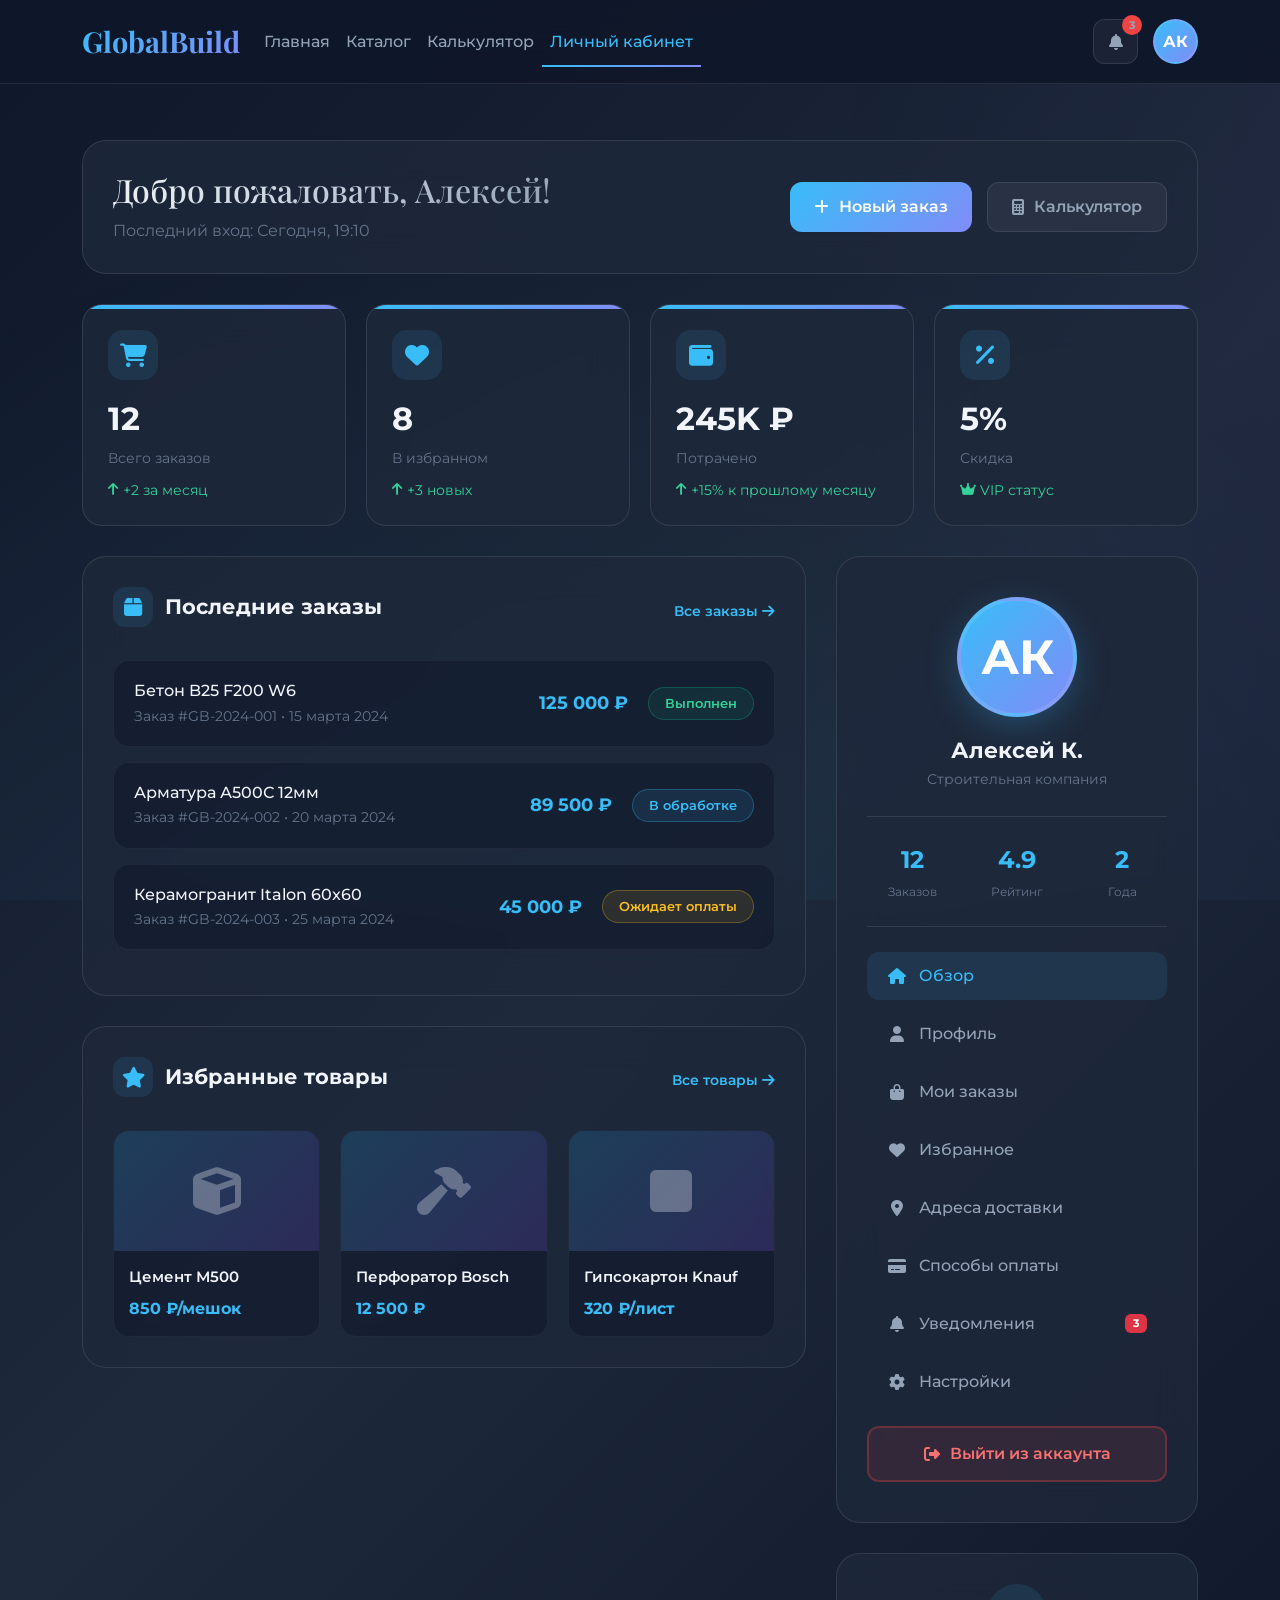
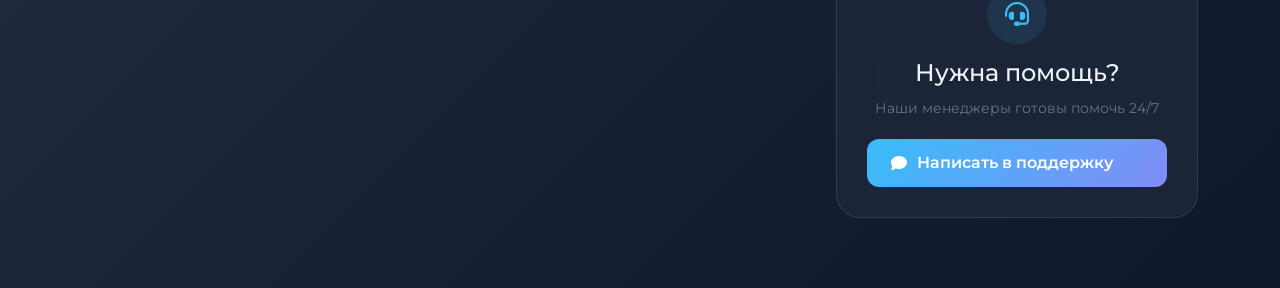
<file: dashboard.html>
<!DOCTYPE html>
<html lang="ru">
<head>
    <meta charset="UTF-8">
    <meta name="viewport" content="width=device-width, initial-scale=1.0">
    <title>Личный кабинет - GlobalBuild</title>
    <link href="https://fonts.googleapis.com/css2?family=Montserrat:wght@300;400;500;600;700;900&family=Playfair+Display:wght@700&display=swap" rel="stylesheet">
    <link rel="stylesheet" href="https://cdnjs.cloudflare.com/ajax/libs/font-awesome/6.4.0/css/all.min.css">
    <link rel="stylesheet" href="https://cdn.jsdelivr.net/npm/bootstrap@5.3.8/dist/css/bootstrap.min.css">
    <style>
        * {
            margin: 0;
            padding: 0;
            box-sizing: border-box;
        }

        :root {
            --primary: #38bdf8;
            --secondary: #818cf8;
            --accent: #c084fc;
            --dark: #0f172a;
            --darker: #020617;
            --card: rgba(30, 41, 59, 0.8);
        }

        body {
            font-family: 'Montserrat', sans-serif;
            background: linear-gradient(135deg, var(--dark) 0%, #1e293b 50%, var(--dark) 100%);
            min-height: 100vh;
            color: #e2e8f0;
            overflow-x: hidden;
        }

        /* Background Animation */
        .bg-animation {
            position: fixed;
            top: 0;
            left: 0;
            width: 100%;
            height: 100%;
            overflow: hidden;
            z-index: 0;
            pointer-events: none;
        }

        .bg-animation::before {
            content: '';
            position: absolute;
            width: 200%;
            height: 200%;
            background: 
                radial-gradient(circle at 20% 80%, rgba(56, 189, 248, 0.08) 0%, transparent 50%),
                radial-gradient(circle at 80% 20%, rgba(139, 92, 246, 0.08) 0%, transparent 50%);
            animation: bgMove 25s ease-in-out infinite;
        }

        @keyframes bgMove {
            0%, 100% { transform: translate(0, 0); }
            50% { transform: translate(-2%, -2%); }
        }

        /* Navigation */
        .navbar {
            background: rgba(15, 23, 42, 0.9) !important;
            backdrop-filter: blur(20px);
            border-bottom: 1px solid rgba(255, 255, 255, 0.1);
            padding: 15px 0;
            z-index: 1000;
        }

        .navbar-brand {
            font-family: 'Playfair Display', serif;
            font-size: 1.8rem;
            font-weight: 700;
            background: linear-gradient(135deg, var(--primary), var(--secondary));
            -webkit-background-clip: text;
            -webkit-text-fill-color: transparent;
        }

        .nav-link {
            color: #94a3b8 !important;
            font-weight: 500;
            transition: all 0.3s ease;
            position: relative;
        }

        .nav-link:hover, .nav-link.active {
            color: var(--primary) !important;
        }

        .nav-link::after {
            content: '';
            position: absolute;
            bottom: -5px;
            left: 0;
            width: 0;
            height: 2px;
            background: linear-gradient(90deg, var(--primary), var(--secondary));
            transition: width 0.3s ease;
        }

        .nav-link:hover::after, .nav-link.active::after {
            width: 100%;
        }

        /* User Menu */
        .user-menu {
            display: flex;
            align-items: center;
            gap: 15px;
        }

        .user-avatar {
            width: 45px;
            height: 45px;
            border-radius: 50%;
            background: linear-gradient(135deg, var(--primary), var(--secondary));
            display: flex;
            align-items: center;
            justify-content: center;
            font-weight: 700;
            color: white;
            cursor: pointer;
            transition: transform 0.3s ease;
            border: 2px solid rgba(255, 255, 255, 0.1);
        }

        .user-avatar:hover {
            transform: scale(1.1);
            box-shadow: 0 0 20px rgba(56, 189, 248, 0.4);
        }

        .notification-btn {
            position: relative;
            width: 45px;
            height: 45px;
            border-radius: 12px;
            background: rgba(255, 255, 255, 0.05);
            border: 1px solid rgba(255, 255, 255, 0.1);
            color: #94a3b8;
            display: flex;
            align-items: center;
            justify-content: center;
            cursor: pointer;
            transition: all 0.3s ease;
        }

        .notification-btn:hover {
            background: rgba(56, 189, 248, 0.1);
            color: var(--primary);
            border-color: var(--primary);
        }

        .notification-badge {
            position: absolute;
            top: -5px;
            right: -5px;
            width: 20px;
            height: 20px;
            background: #ef4444;
            border-radius: 50%;
            font-size: 0.7rem;
            display: flex;
            align-items: center;
            justify-content: center;
            font-weight: 700;
        }

        /* Main Content */
        .main-content {
            position: relative;
            z-index: 10;
            padding: 40px 0;
        }

        /* Welcome Section */
        .welcome-section {
            background: var(--card);
            backdrop-filter: blur(20px);
            border: 1px solid rgba(255, 255, 255, 0.1);
            border-radius: 24px;
            padding: 30px;
            margin-bottom: 30px;
            display: flex;
            align-items: center;
            justify-content: space-between;
            flex-wrap: wrap;
            gap: 20px;
        }

        .welcome-text h1 {
            font-family: 'Playfair Display', serif;
            font-size: 2rem;
            margin-bottom: 10px;
            background: linear-gradient(135deg, #f1f5f9, #94a3b8);
            -webkit-background-clip: text;
            -webkit-text-fill-color: transparent;
        }

        .welcome-text p {
            color: #64748b;
            margin: 0;
        }

        .quick-actions {
            display: flex;
            gap: 15px;
            flex-wrap: wrap;
        }

        .action-btn {
            padding: 12px 24px;
            border-radius: 12px;
            border: none;
            font-weight: 600;
            cursor: pointer;
            transition: all 0.3s ease;
            display: flex;
            align-items: center;
            gap: 10px;
        }

        .action-btn.primary {
            background: linear-gradient(135deg, var(--primary), var(--secondary));
            color: white;
        }

        .action-btn.secondary {
            background: rgba(255, 255, 255, 0.05);
            color: #94a3b8;
            border: 1px solid rgba(255, 255, 255, 0.1);
        }

        .action-btn:hover {
            transform: translateY(-3px);
            box-shadow: 0 10px 30px -10px rgba(56, 189, 248, 0.4);
        }

        /* Stats Cards */
        .stats-grid {
            display: grid;
            grid-template-columns: repeat(auto-fit, minmax(250px, 1fr));
            gap: 20px;
            margin-bottom: 30px;
        }

        .stat-card {
            background: var(--card);
            backdrop-filter: blur(20px);
            border: 1px solid rgba(255, 255, 255, 0.1);
            border-radius: 20px;
            padding: 25px;
            position: relative;
            overflow: hidden;
            transition: transform 0.3s ease;
        }

        .stat-card:hover {
            transform: translateY(-5px);
        }

        .stat-card::before {
            content: '';
            position: absolute;
            top: 0;
            left: 0;
            width: 100%;
            height: 4px;
            background: linear-gradient(90deg, var(--primary), var(--secondary));
        }

        .stat-icon {
            width: 50px;
            height: 50px;
            border-radius: 15px;
            background: rgba(56, 189, 248, 0.1);
            display: flex;
            align-items: center;
            justify-content: center;
            font-size: 1.5rem;
            color: var(--primary);
            margin-bottom: 15px;
        }

        .stat-value {
            font-size: 2rem;
            font-weight: 700;
            color: #f1f5f9;
            margin-bottom: 5px;
        }

        .stat-label {
            color: #64748b;
            font-size: 0.9rem;
        }

        .stat-change {
            font-size: 0.85rem;
            margin-top: 10px;
            display: flex;
            align-items: center;
            gap: 5px;
        }

        .stat-change.positive {
            color: #34d399;
        }

        .stat-change.negative {
            color: #f87171;
        }

        /* Dashboard Grid */
        .dashboard-grid {
            display: grid;
            grid-template-columns: 2fr 1fr;
            gap: 30px;
        }

        @media (max-width: 992px) {
            .dashboard-grid {
                grid-template-columns: 1fr;
            }
        }

        /* Section Cards */
        .section-card {
            background: var(--card);
            backdrop-filter: blur(20px);
            border: 1px solid rgba(255, 255, 255, 0.1);
            border-radius: 24px;
            padding: 30px;
            margin-bottom: 30px;
        }

        .section-header {
            display: flex;
            align-items: center;
            justify-content: space-between;
            margin-bottom: 25px;
            flex-wrap: wrap;
            gap: 15px;
        }

        .section-title {
            font-size: 1.3rem;
            font-weight: 700;
            color: #f1f5f9;
            display: flex;
            align-items: center;
            gap: 12px;
        }

        .section-title i {
            width: 40px;
            height: 40px;
            border-radius: 12px;
            background: rgba(56, 189, 248, 0.1);
            display: flex;
            align-items: center;
            justify-content: center;
            color: var(--primary);
        }

        .view-all {
            color: var(--primary);
            text-decoration: none;
            font-weight: 600;
            font-size: 0.9rem;
            transition: all 0.3s ease;
        }

        .view-all:hover {
            color: var(--secondary);
        }

        /* Order Item */
        .order-item {
            background: rgba(15, 23, 42, 0.5);
            border: 1px solid rgba(255, 255, 255, 0.05);
            border-radius: 16px;
            padding: 20px;
            margin-bottom: 15px;
            display: flex;
            align-items: center;
            justify-content: space-between;
            flex-wrap: wrap;
            gap: 15px;
            transition: all 0.3s ease;
        }

        .order-item:hover {
            border-color: rgba(56, 189, 248, 0.3);
            transform: translateX(5px);
        }

        .order-info h4 {
            font-size: 1rem;
            color: #f1f5f9;
            margin-bottom: 5px;
        }

        .order-info p {
            color: #64748b;
            font-size: 0.85rem;
            margin: 0;
        }

        .order-meta {
            display: flex;
            align-items: center;
            gap: 20px;
        }

        .order-price {
            font-weight: 700;
            color: var(--primary);
            font-size: 1.1rem;
        }

        .order-status {
            padding: 6px 16px;
            border-radius: 20px;
            font-size: 0.8rem;
            font-weight: 600;
        }

        .status-completed {
            background: rgba(16, 185, 129, 0.1);
            color: #34d399;
            border: 1px solid rgba(16, 185, 129, 0.3);
        }

        .status-processing {
            background: rgba(56, 189, 248, 0.1);
            color: var(--primary);
            border: 1px solid rgba(56, 189, 248, 0.3);
        }

        .status-pending {
            background: rgba(251, 191, 36, 0.1);
            color: #fbbf24;
            border: 1px solid rgba(251, 191, 36, 0.3);
        }

        /* Favorites Grid */
        .favorites-grid {
            display: grid;
            grid-template-columns: repeat(auto-fill, minmax(200px, 1fr));
            gap: 20px;
        }

        .favorite-item {
            background: rgba(15, 23, 42, 0.5);
            border: 1px solid rgba(255, 255, 255, 0.05);
            border-radius: 16px;
            overflow: hidden;
            transition: all 0.3s ease;
            position: relative;
        }

        .favorite-item:hover {
            transform: translateY(-5px);
            border-color: rgba(56, 189, 248, 0.3);
        }

        .favorite-img {
            height: 120px;
            background: linear-gradient(135deg, rgba(56, 189, 248, 0.2), rgba(139, 92, 246, 0.2));
            display: flex;
            align-items: center;
            justify-content: center;
            font-size: 3rem;
            color: rgba(255, 255, 255, 0.3);
        }

        .favorite-content {
            padding: 15px;
        }

        .favorite-title {
            font-size: 0.95rem;
            color: #f1f5f9;
            margin-bottom: 8px;
            font-weight: 600;
        }

        .favorite-price {
            color: var(--primary);
            font-weight: 700;
        }

        .remove-btn {
            position: absolute;
            top: 10px;
            right: 10px;
            width: 30px;
            height: 30px;
            border-radius: 50%;
            background: rgba(239, 68, 68, 0.9);
            border: none;
            color: white;
            cursor: pointer;
            display: flex;
            align-items: center;
            justify-content: center;
            opacity: 0;
            transition: all 0.3s ease;
        }

        .favorite-item:hover .remove-btn {
            opacity: 1;
        }

        /* Profile Sidebar */
        .profile-card {
            text-align: center;
            padding: 40px 30px;
        }

        .profile-avatar {
            width: 120px;
            height: 120px;
            border-radius: 50%;
            background: linear-gradient(135deg, var(--primary), var(--secondary));
            display: flex;
            align-items: center;
            justify-content: center;
            font-size: 3rem;
            font-weight: 700;
            color: white;
            margin: 0 auto 20px;
            border: 4px solid rgba(255, 255, 255, 0.1);
            box-shadow: 0 10px 40px -10px rgba(56, 189, 248, 0.4);
        }

        .profile-name {
            font-size: 1.4rem;
            font-weight: 700;
            color: #f1f5f9;
            margin-bottom: 5px;
        }

        .profile-role {
            color: #64748b;
            font-size: 0.9rem;
            margin-bottom: 20px;
        }

        .profile-stats {
            display: grid;
            grid-template-columns: repeat(3, 1fr);
            gap: 15px;
            margin: 25px 0;
            padding: 25px 0;
            border-top: 1px solid rgba(255, 255, 255, 0.1);
            border-bottom: 1px solid rgba(255, 255, 255, 0.1);
        }

        .profile-stat {
            text-align: center;
        }

        .profile-stat-value {
            font-size: 1.5rem;
            font-weight: 700;
            color: var(--primary);
        }

        .profile-stat-label {
            font-size: 0.75rem;
            color: #64748b;
            margin-top: 5px;
        }

        .profile-menu {
            list-style: none;
            padding: 0;
            margin: 0;
        }

        .profile-menu-item {
            margin-bottom: 10px;
        }

        .profile-menu-link {
            display: flex;
            align-items: center;
            gap: 12px;
            padding: 12px 20px;
            border-radius: 12px;
            color: #94a3b8;
            text-decoration: none;
            transition: all 0.3s ease;
            font-weight: 500;
        }

        .profile-menu-link:hover, .profile-menu-link.active {
            background: rgba(56, 189, 248, 0.1);
            color: var(--primary);
        }

        .profile-menu-link i {
            width: 20px;
        }

        /* Logout Button */
        .logout-btn {
            width: 100%;
            padding: 14px;
            margin-top: 20px;
            border: 2px solid rgba(239, 68, 68, 0.3);
            background: rgba(239, 68, 68, 0.1);
            color: #f87171;
            border-radius: 12px;
            font-weight: 600;
            cursor: pointer;
            transition: all 0.3s ease;
            display: flex;
            align-items: center;
            justify-content: center;
            gap: 10px;
        }

        .logout-btn:hover {
            background: rgba(239, 68, 68, 0.2);
            border-color: rgba(239, 68, 68, 0.5);
            transform: translateY(-2px);
        }

        /* Empty State */
        .empty-state {
            text-align: center;
            padding: 40px;
            color: #64748b;
        }

        .empty-state i {
            font-size: 4rem;
            margin-bottom: 20px;
            opacity: 0.5;
        }

        /* Animations */
        @keyframes fadeIn {
            from { opacity: 0; transform: translateY(20px); }
            to { opacity: 1; transform: translateY(0); }
        }

        .section-card {
            animation: fadeIn 0.6s ease forwards;
        }

        .section-card:nth-child(1) { animation-delay: 0.1s; }
        .section-card:nth-child(2) { animation-delay: 0.2s; }
        .section-card:nth-child(3) { animation-delay: 0.3s; }

        /* Responsive */
        @media (max-width: 768px) {
            .welcome-section {
                text-align: center;
            }

            .quick-actions {
                justify-content: center;
            }

            .order-meta {
                width: 100%;
                justify-content: space-between;
            }
        }
    </style>
</head>
<body>
    <!-- Background -->
    <div class="bg-animation"></div>

    <!-- Navigation -->
    <nav class="navbar navbar-expand-lg navbar-dark fixed-top">
        <div class="container">
            <a class="navbar-brand" href="./index.html">GlobalBuild</a>
            <button class="navbar-toggler" type="button" data-bs-toggle="collapse" data-bs-target="#navbarNav">
                <span class="navbar-toggler-icon"></span>
            </button>
            <div class="collapse navbar-collapse" id="navbarNav">
                <ul class="navbar-nav me-auto">
                    <li class="nav-item">
                        <a class="nav-link" href="./index.html">Главная</a>
                    </li>
                    <li class="nav-item">
                        <a class="nav-link" href="./index.html#products">Каталог</a>
                    </li>
                    <li class="nav-item">
                        <a class="nav-link" href="./index.html#converter">Калькулятор</a>
                    </li>
                    <li class="nav-item">
                        <a class="nav-link active" href="#">Личный кабинет</a>
                    </li>
                </ul>
                <div class="user-menu">
                    <div class="notification-btn" onclick="showNotifications()">
                        <i class="fas fa-bell"></i>
                        <span class="notification-badge" id="notifBadge">3</span>
                    </div>
                    <div class="user-avatar" id="userAvatar" onclick="toggleProfileMenu()">
                        АК
                    </div>
                </div>
            </div>
        </div>
    </nav>

    <!-- Main Content -->
    <div class="main-content" style="margin-top: 100px;">
        <div class="container">
            <!-- Welcome Section -->
            <div class="welcome-section">
                <div class="welcome-text">
                    <h1 id="welcomeTitle">Добро пожаловать, Алексей!</h1>
                    <p>Последний вход: <span id="lastLogin">Сегодня, 14:30</span></p>
                </div>
                <div class="quick-actions">
                    <button class="action-btn primary" onclick="location.href='./index.html#products'">
                        <i class="fas fa-plus"></i> Новый заказ
                    </button>
                    <button class="action-btn secondary" onclick="showCalculator()">
                        <i class="fas fa-calculator"></i> Калькулятор
                    </button>
                </div>
            </div>

            <!-- Stats Grid -->
            <div class="stats-grid">
                <div class="stat-card">
                    <div class="stat-icon">
                        <i class="fas fa-shopping-cart"></i>
                    </div>
                    <div class="stat-value" id="totalOrders">12</div>
                    <div class="stat-label">Всего заказов</div>
                    <div class="stat-change positive">
                        <i class="fas fa-arrow-up"></i> +2 за месяц
                    </div>
                </div>
                <div class="stat-card">
                    <div class="stat-icon">
                        <i class="fas fa-heart"></i>
                    </div>
                    <div class="stat-value" id="totalFavorites">8</div>
                    <div class="stat-label">В избранном</div>
                    <div class="stat-change positive">
                        <i class="fas fa-arrow-up"></i> +3 новых
                    </div>
                </div>
                <div class="stat-card">
                    <div class="stat-icon">
                        <i class="fas fa-wallet"></i>
                    </div>
                    <div class="stat-value" id="totalSpent">245K ₽</div>
                    <div class="stat-label">Потрачено</div>
                    <div class="stat-change positive">
                        <i class="fas fa-arrow-up"></i> +15% к прошлому месяцу
                    </div>
                </div>
                <div class="stat-card">
                    <div class="stat-icon">
                        <i class="fas fa-percentage"></i>
                    </div>
                    <div class="stat-value">5%</div>
                    <div class="stat-label">Скидка</div>
                    <div class="stat-change positive">
                        <i class="fas fa-crown"></i> VIP статус
                    </div>
                </div>
            </div>

            <!-- Dashboard Grid -->
            <div class="dashboard-grid">
                <!-- Left Column -->
                <div>
                    <!-- Recent Orders -->
                    <div class="section-card">
                        <div class="section-header">
                            <h3 class="section-title">
                                <i class="fas fa-box"></i>
                                Последние заказы
                            </h3>
                            <a href="#" class="view-all">Все заказы <i class="fas fa-arrow-right"></i></a>
                        </div>
                        <div id="ordersList">
                            <div class="order-item">
                                <div class="order-info">
                                    <h4>Бетон B25 F200 W6</h4>
                                    <p>Заказ #GB-2024-001 • 15 марта 2024</p>
                                </div>
                                <div class="order-meta">
                                    <span class="order-price">125 000 ₽</span>
                                    <span class="order-status status-completed">Выполнен</span>
                                </div>
                            </div>
                            <div class="order-item">
                                <div class="order-info">
                                    <h4>Арматура А500С 12мм</h4>
                                    <p>Заказ #GB-2024-002 • 20 марта 2024</p>
                                </div>
                                <div class="order-meta">
                                    <span class="order-price">89 500 ₽</span>
                                    <span class="order-status status-processing">В обработке</span>
                                </div>
                            </div>
                            <div class="order-item">
                                <div class="order-info">
                                    <h4>Керамогранит Italon 60x60</h4>
                                    <p>Заказ #GB-2024-003 • 25 марта 2024</p>
                                </div>
                                <div class="order-meta">
                                    <span class="order-price">45 000 ₽</span>
                                    <span class="order-status status-pending">Ожидает оплаты</span>
                                </div>
                            </div>
                        </div>
                    </div>

                    <!-- Favorites -->
                    <div class="section-card">
                        <div class="section-header">
                            <h3 class="section-title">
                                <i class="fas fa-star"></i>
                                Избранные товары
                            </h3>
                            <a href="#" class="view-all">Все товары <i class="fas fa-arrow-right"></i></a>
                        </div>
                        <div class="favorites-grid" id="favoritesList">
                            <div class="favorite-item">
                                <button class="remove-btn" onclick="removeFavorite(this)">
                                    <i class="fas fa-times"></i>
                                </button>
                                <div class="favorite-img">
                                    <i class="fas fa-cube"></i>
                                </div>
                                <div class="favorite-content">
                                    <div class="favorite-title">Цемент М500</div>
                                    <div class="favorite-price">850 ₽/мешок</div>
                                </div>
                            </div>
                            <div class="favorite-item">
                                <button class="remove-btn" onclick="removeFavorite(this)">
                                    <i class="fas fa-times"></i>
                                </button>
                                <div class="favorite-img">
                                    <i class="fas fa-hammer"></i>
                                </div>
                                <div class="favorite-content">
                                    <div class="favorite-title">Перфоратор Bosch</div>
                                    <div class="favorite-price">12 500 ₽</div>
                                </div>
                            </div>
                            <div class="favorite-item">
                                <button class="remove-btn" onclick="removeFavorite(this)">
                                    <i class="fas fa-times"></i>
                                </button>
                                <div class="favorite-img">
                                    <i class="fas fa-square"></i>
                                </div>
                                <div class="favorite-content">
                                    <div class="favorite-title">Гипсокартон Knauf</div>
                                    <div class="favorite-price">320 ₽/лист</div>
                                </div>
                            </div>
                        </div>
                    </div>
                </div>

                <!-- Right Column - Profile -->
                <div>
                    <div class="section-card profile-card">
                        <div class="profile-avatar" id="profileAvatar">АК</div>
                        <h3 class="profile-name" id="profileName">Алексей К.</h3>
                        <p class="profile-role" id="profileRole">Строительная компания</p>
                        
                        <div class="profile-stats">
                            <div class="profile-stat">
                                <div class="profile-stat-value">12</div>
                                <div class="profile-stat-label">Заказов</div>
                            </div>
                            <div class="profile-stat">
                                <div class="profile-stat-value">4.9</div>
                                <div class="profile-stat-label">Рейтинг</div>
                            </div>
                            <div class="profile-stat">
                                <div class="profile-stat-value">2</div>
                                <div class="profile-stat-label">Года</div>
                            </div>
                        </div>

                        <ul class="profile-menu">
                            <li class="profile-menu-item">
                                <a href="#" class="profile-menu-link active">
                                    <i class="fas fa-home"></i> Обзор
                                </a>
                            </li>
                            <li class="profile-menu-item">
                                <a href="#" class="profile-menu-link">
                                    <i class="fas fa-user"></i> Профиль
                                </a>
                            </li>
                            <li class="profile-menu-item">
                                <a href="#" class="profile-menu-link">
                                    <i class="fas fa-shopping-bag"></i> Мои заказы
                                </a>
                            </li>
                            <li class="profile-menu-item">
                                <a href="#" class="profile-menu-link">
                                    <i class="fas fa-heart"></i> Избранное
                                </a>
                            </li>
                            <li class="profile-menu-item">
                                <a href="#" class="profile-menu-link">
                                    <i class="fas fa-map-marker-alt"></i> Адреса доставки
                                </a>
                            </li>
                            <li class="profile-menu-item">
                                <a href="#" class="profile-menu-link">
                                    <i class="fas fa-credit-card"></i> Способы оплаты
                                </a>
                            </li>
                            <li class="profile-menu-item">
                                <a href="#" class="profile-menu-link">
                                    <i class="fas fa-bell"></i> Уведомления
                                    <span class="badge bg-danger ms-auto" style="font-size: 0.7rem;">3</span>
                                </a>
                            </li>
                            <li class="profile-menu-item">
                                <a href="#" class="profile-menu-link">
                                    <i class="fas fa-cog"></i> Настройки
                                </a>
                            </li>
                        </ul>

                        <button class="logout-btn" onclick="logout()">
                            <i class="fas fa-sign-out-alt"></i> Выйти из аккаунта
                        </button>
                    </div>

                    <!-- Support Card -->
                    <div class="section-card" style="text-align: center; padding: 30px;">
                        <div style="width: 60px; height: 60px; background: rgba(56, 189, 248, 0.1); border-radius: 50%; display: flex; align-items: center; justify-content: center; margin: 0 auto 15px; color: var(--primary); font-size: 1.5rem;">
                            <i class="fas fa-headset"></i>
                        </div>
                        <h4 style="color: #f1f5f9; margin-bottom: 10px;">Нужна помощь?</h4>
                        <p style="color: #64748b; font-size: 0.9rem; margin-bottom: 20px;">Наши менеджеры готовы помочь 24/7</p>
                        <button class="action-btn primary" style="width: 100%;" onclick="contactSupport()">
                            <i class="fas fa-comment"></i> Написать в поддержку
                        </button>
                    </div>
                </div>
            </div>
        </div>
    </div>

    <script src="https://cdn.jsdelivr.net/npm/bootstrap@5.3.8/dist/js/bootstrap.bundle.min.js"></script>
    <script>
        // Check if user is logged in
        const currentUser = JSON.parse(localStorage.getItem('gb_currentUser'));
        
        if (!currentUser) {
            // Redirect to login if not authenticated
            // window.location.href = './login.html';
            // For demo, we'll create a mock user
            localStorage.setItem('gb_currentUser', JSON.stringify({
                email: 'demo@globalbuild.ru',
                fullName: 'Алексей К.',
                initials: 'АК',
                company: 'Строительная компания',
                registrationDate: '2024-01-15'
            }));
        }

        // Load user data
        function loadUserData() {
            const user = JSON.parse(localStorage.getItem('gb_currentUser')) || {};
            
            // Update UI with user data
            document.getElementById('welcomeTitle').textContent = `Добро пожаловать, ${user.fullName?.split(' ')[0] || 'Пользователь'}!`;
            document.getElementById('profileName').textContent = user.fullName || 'Пользователь';
            document.getElementById('profileRole').textContent = user.company || 'Частное лицо';
            document.getElementById('userAvatar').textContent = user.initials || 'П';
            document.getElementById('profileAvatar').textContent = user.initials || 'П';
            
            // Update last login
            const now = new Date();
            const timeString = now.toLocaleTimeString('ru-RU', { hour: '2-digit', minute: '2-digit' });
            document.getElementById('lastLogin').textContent = `Сегодня, ${timeString}`;
        }

        // Initialize
        window.addEventListener('load', loadUserData);

        // Remove favorite item
        function removeFavorite(btn) {
            const item = btn.closest('.favorite-item');
            item.style.transform = 'scale(0.8) opacity(0)';
            setTimeout(() => {
                item.remove();
                updateFavoritesCount();
            }, 300);
        }

        // Update favorites count
        function updateFavoritesCount() {
            const count = document.querySelectorAll('.favorite-item').length;
            document.getElementById('totalFavorites').textContent = count;
        }

        // Show notifications
        function showNotifications() {
            alert('Уведомления:\n\n• Заказ #GB-2024-002 отправлен\n• Новое поступление: Цемент М500\n• Акция: Скидка 10% на арматуру');
            document.getElementById('notifBadge').style.display = 'none';
        }

        // Show calculator
        function showCalculator() {
            location.href = './index.html#converter';
        }

        // Contact support
        function contactSupport() {
            alert('Поддержка: 8 (800) 123-45-67\nEmail: info@globalbuild.ru\nTelegram: @globalbuild_support');
        }

        // Toggle profile menu (mobile)
        function toggleProfileMenu() {
            // Scroll to profile card on mobile
            if (window.innerWidth < 992) {
                document.querySelector('.profile-card').scrollIntoView({ behavior: 'smooth' });
            }
        }

        // Logout
        function logout() {
            if (confirm('Вы уверены, что хотите выйти?')) {
                localStorage.removeItem('gb_currentUser');
                localStorage.removeItem('userLoggedIn');
                location.href = './login.html';
            }
        }

        // Animate stats on load
        window.addEventListener('load', () => {
            const stats = document.querySelectorAll('.stat-value');
            stats.forEach(stat => {
                const finalValue = stat.textContent;
                stat.textContent = '0';
                setTimeout(() => {
                    stat.textContent = finalValue;
                }, 500);
            });
        });
    </script>
</body>
</html>
</file>
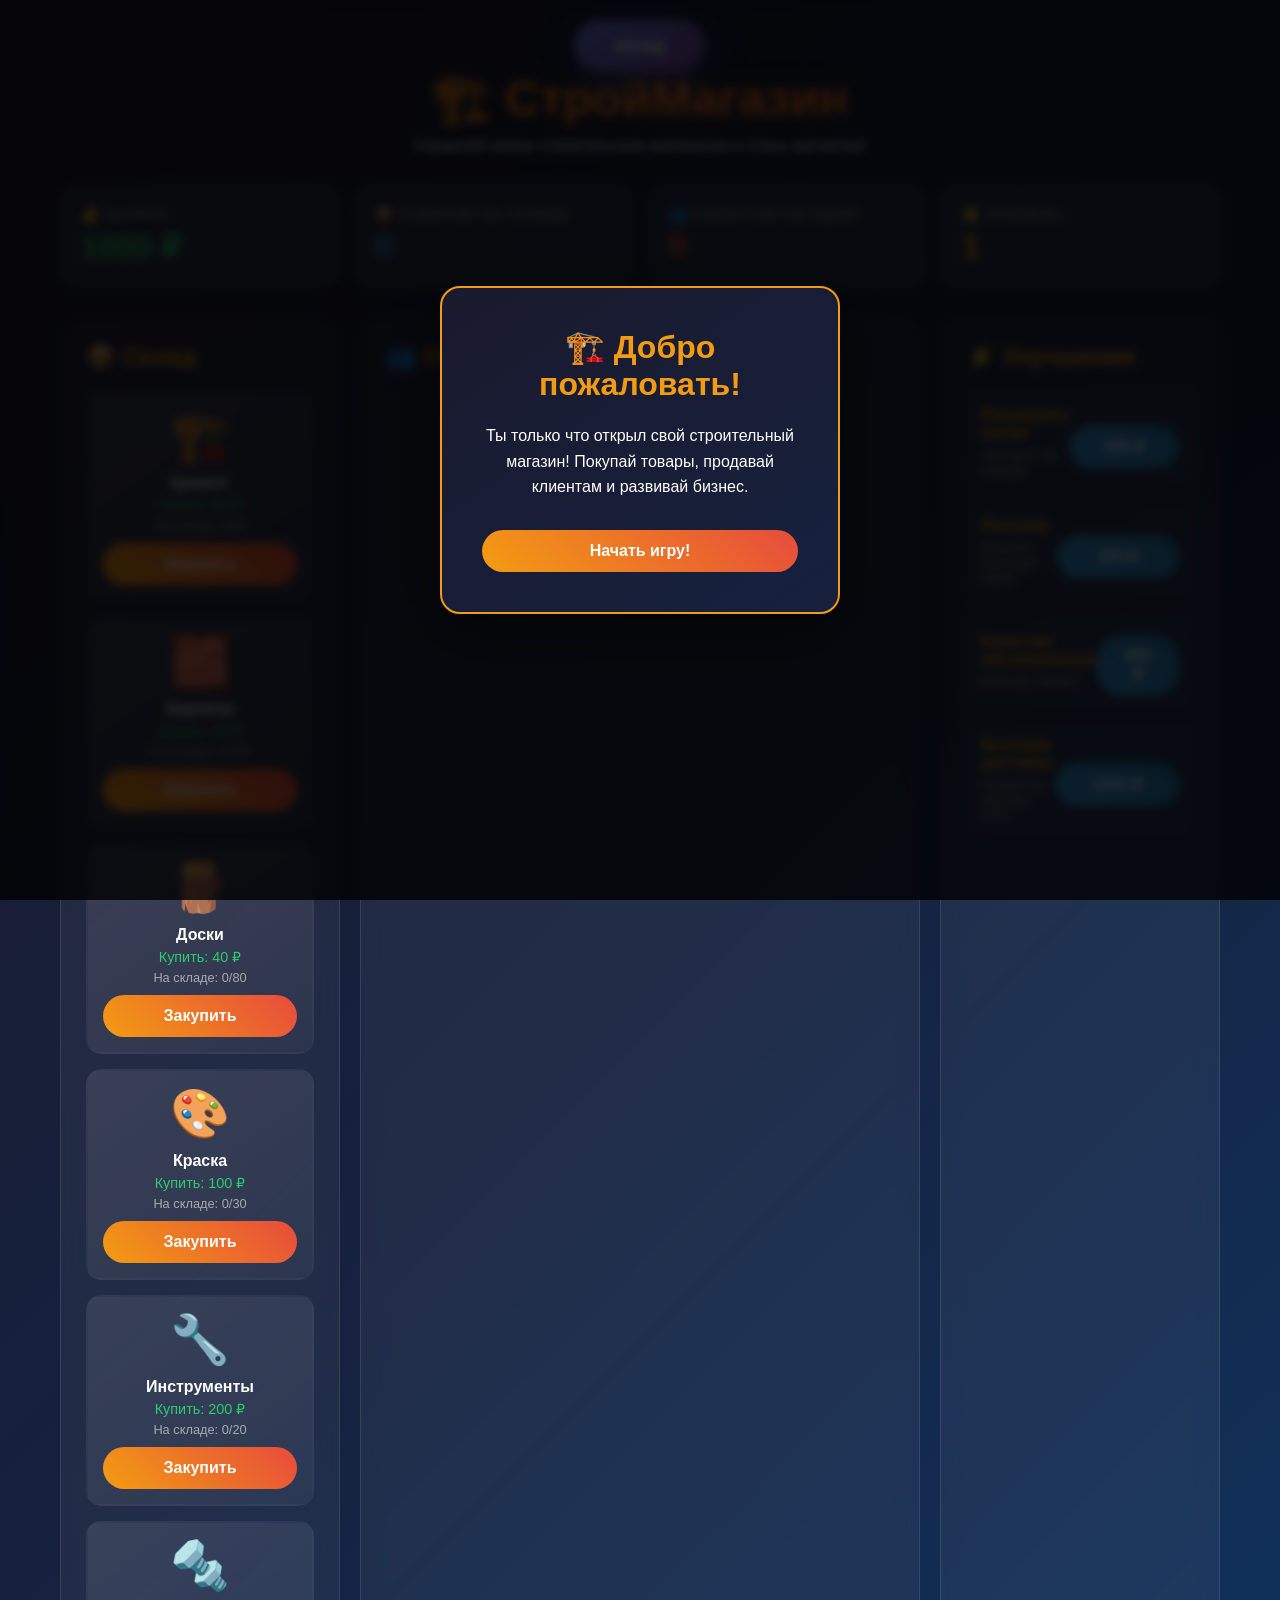
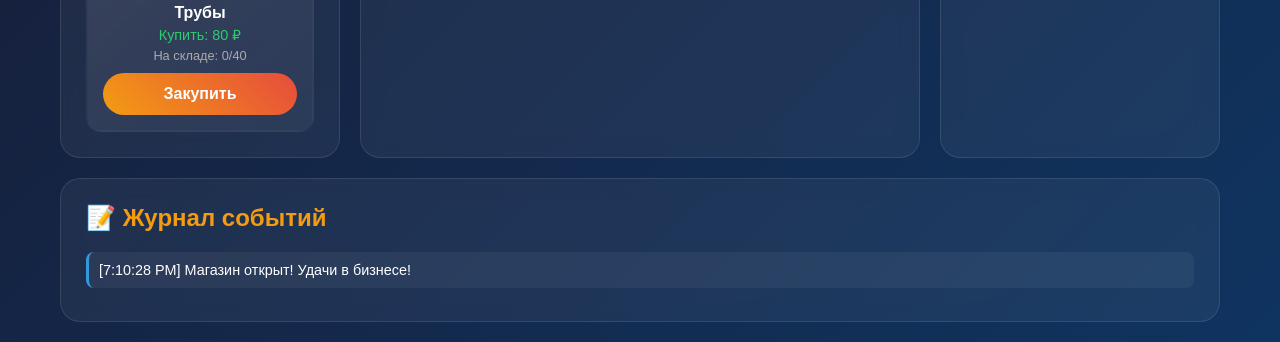
<file: game.html>
<!DOCTYPE html>
<html lang="ru">
<head>
    <meta charset="UTF-8">
    <meta name="viewport" content="width=device-width, initial-scale=1.0">
    <title>СтройМагазин - Симулятор</title>
    <link rel="stylesheet" href="./game.css">
</head>
<body>

<div class="game-container">
    <div class="header">
        <button class="button button-primary">
            <a href="./index.html" class="btn-link">назад</a>
        </button>
        <h1>🏗️ СтройМагазин</h1>
        <p>Управляй своим строительным магазином и стань магнатом!</p>
    </div>

    <div class="stats-bar">
        <div class="stat-card">
            <div class="stat-label">💰 Баланс</div>
            <div class="stat-value money" id="money">1000 ₽</div>
        </div>
        <div class="stat-card">
            <div class="stat-label">📦 Товаров на складе</div>
            <div class="stat-value stock" id="totalStock">0</div>
        </div>
        <div class="stat-card">
            <div class="stat-label">👥 Клиентов сегодня</div>
            <div class="stat-value customers" id="customersToday">0</div>
        </div>
        <div class="stat-card">
            <div class="stat-label">⭐ Уровень</div>
            <div class="stat-value level" id="level">1</div>
        </div>
    </div>

    <div class="main-grid">
        <div class="panel">
            <h2>📦 Склад</h2>
            <div class="products-grid" id="productsGrid">
                <!-- Товары генерируются JS -->
            </div>
        </div>

        <div class="panel">
            <h2>👥 Очередь клиентов</h2>
            <div class="customer-queue" id="customerQueue">
                <p style="color: #666; text-align: center; padding: 40px;">Клиенты появятся скоро...</p>
            </div>
        </div>

        <div class="panel">
            <h2>⚡ Улучшения</h2>
            <div class="upgrades-list" id="upgradesList">
                <!-- Улучшения генерируются JS -->
            </div>
        </div>
    </div>

    <div class="panel log-panel">
        <h2>📝 Журнал событий</h2>
        <div id="gameLog"></div>
    </div>
</div>

<div class="modal" id="welcomeModal">
    <div class="modal-content">
        <h2>🏗️ Добро пожаловать!</h2>
        <p>Ты только что открыл свой строительный магазин! Покупай товары, продавай клиентам и развивай бизнес.</p>
        <button class="btn" onclick="closeModal()">Начать игру!</button>
    </div>
</div>

<div class="level-up-animation" id="levelUpAnim">⭐ LEVEL UP! ⭐</div>

<script src="./game.js"></script>

</body>
</html>
</file>
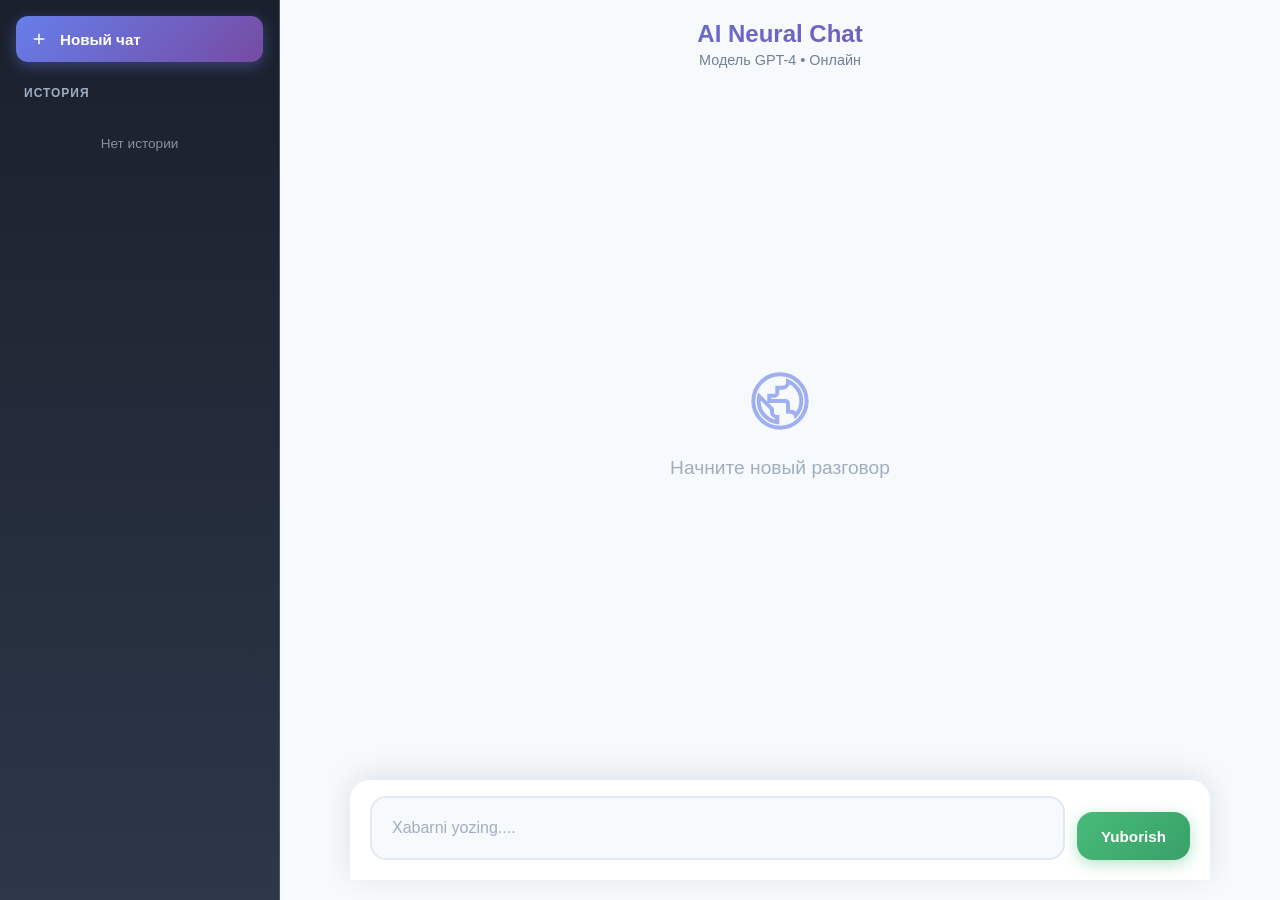
<file: ii.html>
<!DOCTYPE html>
<html lang="en">
<head>
    <meta charset="UTF-8">
    <meta name="viewport" content="width=device-width, initial-scale=1.0">
    <title>AI Neural Chat</title>
    <link rel="stylesheet" href="./ii.css">
</head>
<body>
    <button class="mobile-menu-btn" onclick="toggleSidebar()">
        <svg width="20" height="20" viewBox="0 0 24 24" fill="none" stroke="currentColor" stroke-width="2">
            <line x1="3" y1="12" x2="21" y2="12"></line>
            <line x1="3" y1="6" x2="21" y2="6"></line>
            <line x1="3" y1="18" x2="21" y2="18"></line>
        </svg>
    </button>

    <div class="overlay" onclick="toggleSidebar()"></div>

    <aside class="sidebar" id="sidebar">
        <div class="sidebar-header">
            <button class="new-chat-btn" onclick="newChat()">
                <svg viewBox="0 0 24 24" fill="none" stroke="currentColor" stroke-width="2">
                    <line x1="12" y1="5" x2="12" y2="19"></line>
                    <line x1="5" y1="12" x2="19" y2="12"></line>
                </svg>
                Новый чат
            </button>
        </div>
        
        <div class="history-title">История</div>
        <div class="history-list" id="historyList"></div>
    </aside>

    <div class="main-content">
        <main class="site-main">
            <section>
                <h1>AI Neural Chat</h1>
                <h3>Модель GPT-4 • Онлайн</h3>
                
                <div id="natija">
                    <div class="empty-state">
                        <svg viewBox="0 0 24 24" fill="none" stroke="currentColor" stroke-width="1.5">
                            <path d="M12 2C6.48 2 2 6.48 2 12s4.48 10 10 10 10-4.48 10-10S17.52 2 12 2zm-1 17.93c-3.95-.49-7-3.85-7-7.93 0-.62.08-1.21.21-1.79L9 15v1c0 1.1.9 2 2 2v1.93zm6.9-2.54c-.26-.81-1-1.39-1.9-1.39h-1v-3c0-.55-.45-1-1-1H8v-2h2c.55 0 1-.45 1-1V7h2c1.1 0 2-.9 2-2v-.41c2.93 1.19 5 4.06 5 7.41 0 2.08-.8 3.97-2.1 5.39z"/>
                        </svg>
                        <p>Начните новый разговор</p>
                    </div>
                </div>
                
                <form class="js-form">
                    <div class="input-wrapper">
                        <textarea placeholder="Xabarni yozing...." class="savol" id="savol" aria-label="Xabarni yozing...." required onkeypress="handleKeyPress(event)" rows="1"></textarea>
                    </div>
                    <button type="button" class="" onclick="Yubor()">Yuborish</button>
                </form>
            </section>
        </main>
    </div>

    <script src="./ii.js"></script>
</body>
</html>
</file>
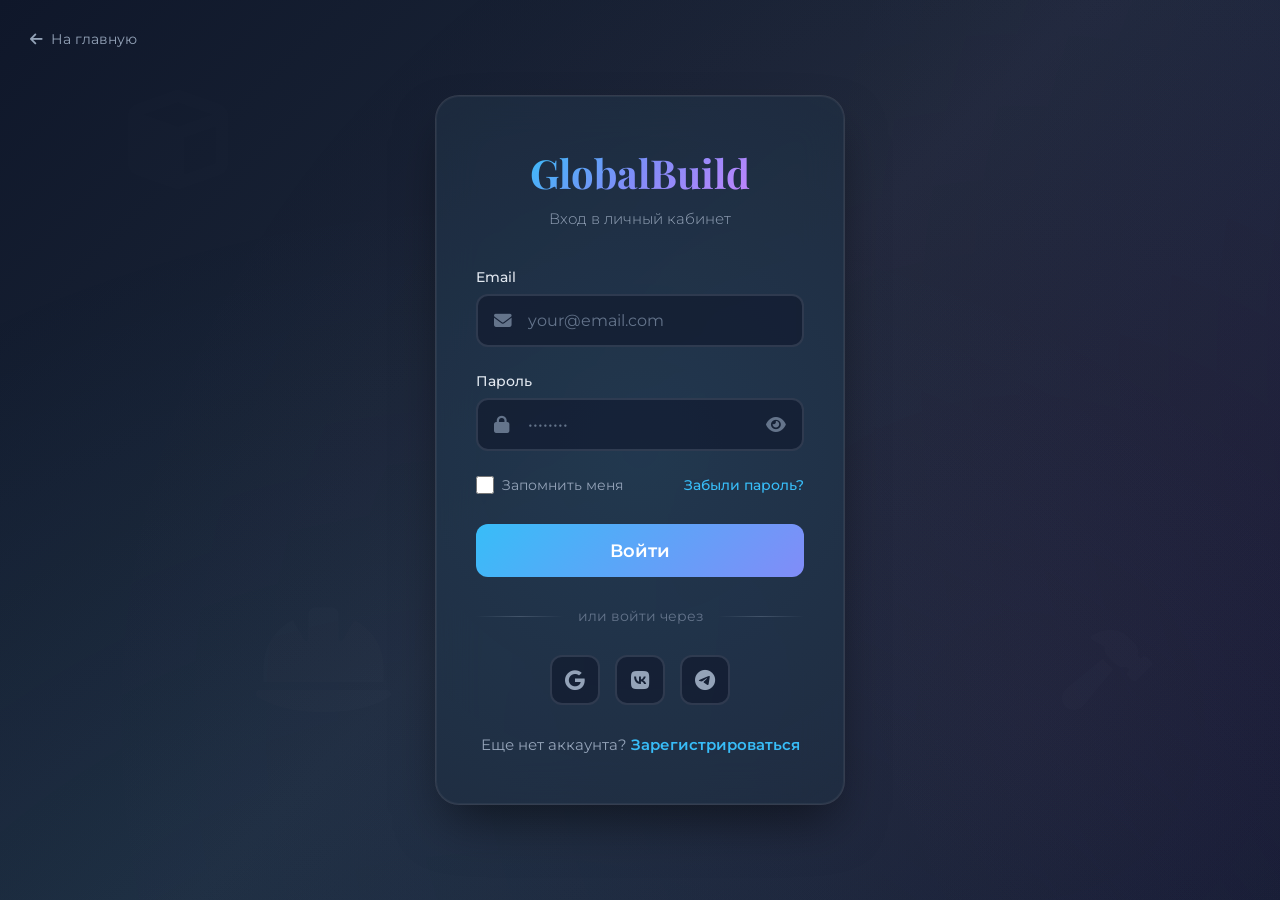
<file: login.html>
<!DOCTYPE html>
<html lang="ru">

<head>
    <meta charset="UTF-8">
    <meta name="viewport" content="width=device-width, initial-scale=1.0">
    <title>Вход - GlobalBuild</title>
    <link
        href="https://fonts.googleapis.com/css2?family=Montserrat:wght@300;400;600;700;900&family=Playfair+Display:wght@700&display=swap"
        rel="stylesheet">
    <link rel="stylesheet" href="https://cdnjs.cloudflare.com/ajax/libs/font-awesome/6.4.0/css/all.min.css">
    <style>
        * {
            margin: 0;
            padding: 0;
            box-sizing: border-box;
        }

        body {
            font-family: 'Montserrat', sans-serif;
            background: linear-gradient(135deg, #0f172a 0%, #1e293b 50%, #0f172a 100%);
            min-height: 100vh;
            display: flex;
            align-items: center;
            justify-content: center;
            overflow: hidden;
            position: relative;
        }

        /* Animated Background */
        .bg-animation {
            position: fixed;
            top: 0;
            left: 0;
            width: 100%;
            height: 100%;
            overflow: hidden;
            z-index: 0;
        }

        .bg-animation::before {
            content: '';
            position: absolute;
            width: 200%;
            height: 200%;
            background:
                radial-gradient(circle at 20% 80%, rgba(56, 189, 248, 0.1) 0%, transparent 50%),
                radial-gradient(circle at 80% 20%, rgba(139, 92, 246, 0.1) 0%, transparent 50%),
                radial-gradient(circle at 40% 40%, rgba(236, 72, 153, 0.05) 0%, transparent 50%);
            animation: bgMove 20s ease-in-out infinite;
        }

        @keyframes bgMove {

            0%,
            100% {
                transform: translate(0, 0) rotate(0deg);
            }

            33% {
                transform: translate(-5%, -5%) rotate(1deg);
            }

            66% {
                transform: translate(5%, 5%) rotate(-1deg);
            }
        }

        /* Floating Shapes */
        .floating-shapes {
            position: fixed;
            width: 100%;
            height: 100%;
            pointer-events: none;
            z-index: 1;
        }

        .shape {
            position: absolute;
            opacity: 0.1;
            animation: float 20s infinite ease-in-out;
        }

        .shape:nth-child(1) {
            top: 10%;
            left: 10%;
            animation-delay: 0s;
        }

        .shape:nth-child(2) {
            top: 70%;
            right: 10%;
            animation-delay: 5s;
        }

        .shape:nth-child(3) {
            bottom: 20%;
            left: 20%;
            animation-delay: 10s;
        }

        @keyframes float {

            0%,
            100% {
                transform: translateY(0) rotate(0deg);
            }

            50% {
                transform: translateY(-30px) rotate(10deg);
            }
        }

        /* Login Container */
        .login-container {
            position: relative;
            z-index: 10;
            width: 100%;
            max-width: 450px;
            padding: 20px;
        }

        .login-card {
            background: rgba(30, 41, 59, 0.7);
            backdrop-filter: blur(20px);
            border: 1px solid rgba(255, 255, 255, 0.1);
            border-radius: 24px;
            padding: 50px 40px;
            box-shadow:
                0 25px 50px -12px rgba(0, 0, 0, 0.5),
                0 0 0 1px rgba(255, 255, 255, 0.05) inset;
            position: relative;
            overflow: hidden;
            animation: cardAppear 0.6s ease-out;
        }

        @keyframes cardAppear {
            from {
                opacity: 0;
                transform: translateY(30px) scale(0.95);
            }

            to {
                opacity: 1;
                transform: translateY(0) scale(1);
            }
        }

        /* Glow Effect */
        .login-card::before {
            content: '';
            position: absolute;
            top: -50%;
            left: -50%;
            width: 200%;
            height: 200%;
            background: radial-gradient(circle, rgba(56, 189, 248, 0.1) 0%, transparent 70%);
            animation: glowRotate 10s linear infinite;
            pointer-events: none;
        }

        @keyframes glowRotate {
            from {
                transform: rotate(0deg);
            }

            to {
                transform: rotate(360deg);
            }
        }

        /* Logo Section */
        .logo-section {
            text-align: center;
            margin-bottom: 40px;
            position: relative;
            z-index: 1;
        }

        .logo {
            font-family: 'Playfair Display', serif;
            font-size: 2.5rem;
            font-weight: 700;
            background: linear-gradient(135deg, #38bdf8 0%, #818cf8 50%, #c084fc 100%);
            -webkit-background-clip: text;
            -webkit-text-fill-color: transparent;
            background-clip: text;
            text-decoration: none;
            display: inline-block;
            margin-bottom: 10px;
            transition: transform 0.3s ease;
        }

        .logo:hover {
            transform: scale(1.05);
        }

        .subtitle {
            color: #94a3b8;
            font-size: 0.95rem;
            font-weight: 300;
        }

        /* Form Styles */
        .form-group {
            margin-bottom: 25px;
            position: relative;
            z-index: 1;
        }

        .form-label {
            display: block;
            color: #e2e8f0;
            font-size: 0.9rem;
            font-weight: 500;
            margin-bottom: 8px;
            transition: color 0.3s ease;
        }

        .input-wrapper {
            position: relative;
        }

        .form-input {
            width: 100%;
            padding: 15px 20px 15px 50px;
            background: rgba(15, 23, 42, 0.6);
            border: 2px solid rgba(148, 163, 184, 0.2);
            border-radius: 12px;
            color: #f1f5f9;
            font-size: 1rem;
            font-family: 'Montserrat', sans-serif;
            transition: all 0.3s ease;
            outline: none;
        }

        .form-input:focus {
            border-color: #38bdf8;
            background: rgba(15, 23, 42, 0.8);
            box-shadow: 0 0 0 4px rgba(56, 189, 248, 0.1);
        }

        .form-input::placeholder {
            color: #64748b;
        }

        .input-icon {
            position: absolute;
            left: 18px;
            top: 50%;
            transform: translateY(-50%);
            color: #64748b;
            font-size: 1.1rem;
            transition: color 0.3s ease;
        }

        .form-input:focus+.input-icon {
            color: #38bdf8;
        }

        /* Password Toggle */
        .password-toggle {
            position: absolute;
            right: 18px;
            top: 50%;
            transform: translateY(-50%);
            color: #64748b;
            cursor: pointer;
            font-size: 1.1rem;
            transition: all 0.3s ease;
            background: none;
            border: none;
            padding: 0;
        }

        .password-toggle:hover {
            color: #38bdf8;
        }

        /* Options Row */
        .options-row {
            display: flex;
            justify-content: space-between;
            align-items: center;
            margin-bottom: 30px;
            font-size: 0.9rem;
            position: relative;
            z-index: 1;
        }

        .remember-me {
            display: flex;
            align-items: center;
            gap: 8px;
            color: #94a3b8;
            cursor: pointer;
            transition: color 0.3s ease;
        }

        .remember-me:hover {
            color: #e2e8f0;
        }

        .remember-me input[type="checkbox"] {
            width: 18px;
            height: 18px;
            accent-color: #38bdf8;
            cursor: pointer;
        }

        .forgot-link {
            color: #38bdf8;
            text-decoration: none;
            font-weight: 500;
            transition: all 0.3s ease;
            position: relative;
        }

        .forgot-link::after {
            content: '';
            position: absolute;
            bottom: -2px;
            left: 0;
            width: 0;
            height: 2px;
            background: linear-gradient(90deg, #38bdf8, #818cf8);
            transition: width 0.3s ease;
        }

        .forgot-link:hover {
            color: #818cf8;
        }

        .forgot-link:hover::after {
            width: 100%;
        }

        /* Submit Button */
        .submit-btn {
            width: 100%;
            padding: 16px;
            background: linear-gradient(135deg, #38bdf8 0%, #818cf8 100%);
            border: none;
            border-radius: 12px;
            color: white;
            font-size: 1.1rem;
            font-weight: 600;
            font-family: 'Montserrat', sans-serif;
            cursor: pointer;
            position: relative;
            overflow: hidden;
            transition: all 0.3s ease;
            z-index: 1;
        }

        .submit-btn::before {
            content: '';
            position: absolute;
            top: 0;
            left: -100%;
            width: 100%;
            height: 100%;
            background: linear-gradient(90deg, transparent, rgba(255, 255, 255, 0.3), transparent);
            transition: left 0.5s ease;
        }

        .submit-btn:hover {
            transform: translateY(-2px);
            box-shadow: 0 10px 30px -10px rgba(56, 189, 248, 0.5);
        }

        .submit-btn:hover::before {
            left: 100%;
        }

        .submit-btn:active {
            transform: translateY(0);
        }

        /* Divider */
        .divider {
            display: flex;
            align-items: center;
            margin: 30px 0;
            color: #64748b;
            font-size: 0.9rem;
            position: relative;
            z-index: 1;
        }

        .divider::before,
        .divider::after {
            content: '';
            flex: 1;
            height: 1px;
            background: linear-gradient(90deg, transparent, rgba(148, 163, 184, 0.3), transparent);
        }

        .divider span {
            padding: 0 15px;
        }

        /* Social Login */
        .social-login {
            display: flex;
            gap: 15px;
            justify-content: center;
            position: relative;
            z-index: 1;
        }

        .social-btn {
            width: 50px;
            height: 50px;
            border-radius: 12px;
            border: 2px solid rgba(148, 163, 184, 0.2);
            background: rgba(15, 23, 42, 0.6);
            color: #94a3b8;
            font-size: 1.3rem;
            cursor: pointer;
            transition: all 0.3s ease;
            display: flex;
            align-items: center;
            justify-content: center;
        }

        .social-btn:hover {
            border-color: #38bdf8;
            color: #38bdf8;
            transform: translateY(-3px);
            box-shadow: 0 10px 20px -5px rgba(56, 189, 248, 0.3);
        }

        /* Register Link */
        .register-link {
            text-align: center;
            margin-top: 30px;
            color: #94a3b8;
            font-size: 0.95rem;
            position: relative;
            z-index: 1;
        }

        .register-link a {
            color: #38bdf8;
            text-decoration: none;
            font-weight: 600;
            transition: all 0.3s ease;
        }

        .register-link a:hover {
            color: #818cf8;
            text-shadow: 0 0 20px rgba(56, 189, 248, 0.5);
        }

        /* Back Link */
        .back-link {
            position: absolute;
            top: 30px;
            left: 30px;
            color: #94a3b8;
            text-decoration: none;
            display: flex;
            align-items: center;
            gap: 8px;
            font-size: 0.9rem;
            transition: all 0.3s ease;
            z-index: 100;
        }

        .back-link:hover {
            color: #38bdf8;
            transform: translateX(-5px);
        }

        /* Error Message */
        .error-message {
            background: rgba(239, 68, 68, 0.1);
            border: 1px solid rgba(239, 68, 68, 0.3);
            color: #fca5a5;
            padding: 12px 16px;
            border-radius: 8px;
            font-size: 0.9rem;
            margin-bottom: 20px;
            display: none;
            align-items: center;
            gap: 10px;
            animation: shake 0.5s ease;
        }

        .error-message.show {
            display: flex;
        }

        @keyframes shake {

            0%,
            100% {
                transform: translateX(0);
            }

            25% {
                transform: translateX(-10px);
            }

            75% {
                transform: translateX(10px);
            }
        }

        /* Success Animation */
        .success-checkmark {
            display: none;
            position: absolute;
            top: 50%;
            left: 50%;
            transform: translate(-50%, -50%);
            z-index: 100;
        }

        .success-checkmark.show {
            display: block;
            animation: scaleIn 0.5s ease;
        }

        @keyframes scaleIn {
            from {
                transform: translate(-50%, -50%) scale(0);
            }

            to {
                transform: translate(-50%, -50%) scale(1);
            }
        }

        .checkmark-circle {
            width: 80px;
            height: 80px;
            background: linear-gradient(135deg, #10b981, #34d399);
            border-radius: 50%;
            display: flex;
            align-items: center;
            justify-content: center;
            box-shadow: 0 10px 40px -10px rgba(16, 185, 129, 0.5);
        }

        .checkmark-icon {
            color: white;
            font-size: 2rem;
        }

        /* Loader */
        .loader-overlay {
            position: fixed;
            top: 0;
            left: 0;
            width: 100%;
            height: 100%;
            background: rgba(15, 23, 42, 0.95);
            backdrop-filter: blur(10px);
            display: none;
            align-items: center;
            justify-content: center;
            flex-direction: column;
            gap: 20px;
            z-index: 1000;
        }

        .loader-overlay.show {
            display: flex;
        }

        .loader-spinner {
            width: 60px;
            height: 60px;
            border: 4px solid rgba(56, 189, 248, 0.1);
            border-top-color: #38bdf8;
            border-radius: 50%;
            animation: spin 1s linear infinite;
        }

        @keyframes spin {
            to {
                transform: rotate(360deg);
            }
        }

        .loader-text {
            color: #94a3b8;
            font-size: 1.1rem;
        }

        /* Responsive */
        @media (max-width: 480px) {
            .login-card {
                padding: 40px 25px;
                margin: 15px;
            }

            .logo {
                font-size: 2rem;
            }

            .back-link {
                top: 20px;
                left: 20px;
            }
        }

        /* Input Animation on Load */
        .form-group {
            opacity: 0;
            transform: translateY(20px);
            animation: slideUp 0.5s ease forwards;
        }

        .form-group:nth-child(1) {
            animation-delay: 0.1s;
        }

        .form-group:nth-child(2) {
            animation-delay: 0.2s;
        }

        .options-row {
            animation-delay: 0.3s;
        }

        .submit-btn {
            animation-delay: 0.4s;
        }

        @keyframes slideUp {
            to {
                opacity: 1;
                transform: translateY(0);
            }
        }
    </style>
</head>

<body>
    <!-- Loader -->
    <div class="loader-overlay" id="loader">
        <div class="loader-spinner"></div>
        <div class="loader-text">Вход в систему...</div>
    </div>

    <!-- Background Animation -->
    <div class="bg-animation"></div>

    <!-- Floating Shapes -->
    <div class="floating-shapes">
        <div class="shape"><i class="fas fa-cube" style="font-size: 100px; color: rgba(255,255,255,0.1);"></i></div>
        <div class="shape"><i class="fas fa-hammer" style="font-size: 80px; color: rgba(255,255,255,0.1);"></i></div>
        <div class="shape"><i class="fas fa-hard-hat" style="font-size: 120px; color: rgba(255,255,255,0.1);"></i></div>
    </div>

    <!-- Back Link -->
    <a href="./index.html" class="back-link">
        <i class="fas fa-arrow-left"></i>
        <span>На главную</span>
    </a>

    <!-- Login Container -->
    <div class="login-container">
        <div class="login-card">
            <!-- Success Checkmark -->
            <div class="success-checkmark" id="successCheckmark">
                <div class="checkmark-circle">
                    <i class="fas fa-check checkmark-icon"></i>
                </div>
            </div>

            <!-- Logo -->
            <div class="logo-section">
                <a href="./index.html" class="logo">GlobalBuild</a>
                <p class="subtitle">Вход в личный кабинет</p>
            </div>

            <!-- Error Message -->
            <div class="error-message" id="errorMessage">
                <i class="fas fa-exclamation-circle"></i>
                <span id="errorText">Неверный email или пароль</span>
            </div>

            <!-- Form -->
            <form id="loginForm">
                <div class="form-group">
                    <label class="form-label" for="email">Email</label>
                    <div class="input-wrapper">
                        <input type="email" id="email" class="form-input" placeholder="your@email.com" required
                            autocomplete="email">
                        <i class="fas fa-envelope input-icon"></i>
                    </div>
                </div>

                <div class="form-group">
                    <label class="form-label" for="password">Пароль</label>
                    <div class="input-wrapper">
                        <input type="password" id="password" class="form-input" placeholder="••••••••" required
                            autocomplete="current-password">
                        <i class="fas fa-lock input-icon"></i>
                        <button type="button" class="password-toggle" id="togglePassword">
                            <i class="fas fa-eye"></i>
                        </button>
                    </div>
                </div>

                <div class="options-row">
                    <label class="remember-me">
                        <input type="checkbox" id="rememberMe">
                        <span>Запомнить меня</span>
                    </label>
                    <a href="#" class="forgot-link" onclick="forgotPassword()">Забыли пароль?</a>
                </div>

                <button type="submit" class="submit-btn" id="submitBtn">
                    <span>Войти</span>
                </button>
            </form>

            <!-- Divider -->
            <div class="divider">
                <span>или войти через</span>
            </div>

            <!-- Social Login -->
            <div class="social-login">
                <button class="social-btn" title="Google" onclick="socialLogin('google')">
                    <i class="fab fa-google"></i>
                </button>
                <button class="social-btn" title="VK" onclick="socialLogin('vk')">
                    <i class="fab fa-vk"></i>
                </button>
                <button class="social-btn" title="Telegram" onclick="socialLogin('telegram')">
                    <i class="fab fa-telegram-plane"></i>
                </button>
            </div>

            <!-- Register Link -->
            <div class="register-link">
                Еще нет аккаунта? <a href="./register.html">Зарегистрироваться</a>
            </div>
        </div>
    </div>

    <script>
        // Password toggle
        const togglePassword = document.getElementById('togglePassword');
        const passwordInput = document.getElementById('password');

        togglePassword.addEventListener('click', () => {
            const type = passwordInput.getAttribute('type') === 'password' ? 'text' : 'password';
            passwordInput.setAttribute('type', type);
            togglePassword.innerHTML = type === 'password' ? '<i class="fas fa-eye"></i>' : '<i class="fas fa-eye-slash"></i>';
        });

        // Form submission
        const loginForm = document.getElementById('loginForm');
        const errorMessage = document.getElementById('errorMessage');
        const errorText = document.getElementById('errorText');
        const submitBtn = document.getElementById('submitBtn');
        const successCheckmark = document.getElementById('successCheckmark');
        const loader = document.getElementById('loader');

        loginForm.addEventListener('submit', async (e) => {
            e.preventDefault();

            const email = document.getElementById('email').value;
            const password = passwordInput.value;
            const rememberMe = document.getElementById('rememberMe').checked;

            // Hide error
            errorMessage.classList.remove('show');

            // Show loader
            loader.classList.add('show');

            // Simulate API delay
            await new Promise(resolve => setTimeout(resolve, 1500));

            // Check if user exists in localStorage
            const users = JSON.parse(localStorage.getItem('gb_users') || '[]');
            const user = users.find(u => u.email === email);

            if (!user) {
                loader.classList.remove('show');
                showError('Пользователь с таким email не найден. Зарегистрируйтесь!');
                return;
            }

            // Check password (in real app, compare hashed passwords)
            if (user.password !== password) {
                loader.classList.remove('show');
                showError('Неверный пароль');
                return;
            }

            // Success! Save current user
            const currentUser = {
                email: user.email,
                fullName: user.fullName,
                initials: getInitials(user.fullName),
                company: user.company,
                city: user.city,
                phone: user.phone
            };

            localStorage.setItem('gb_currentUser', JSON.stringify(currentUser));
            localStorage.setItem('userLoggedIn', 'true');

            // Hide loader, show success
            loader.classList.remove('show');
            successCheckmark.classList.add('show');

            // Redirect to dashboard after short delay
            setTimeout(() => {
                window.location.href = './dashboard.html';
            }, 1000);
        });

        function getInitials(fullName) {
            if (!fullName) return 'П';
            const parts = fullName.split(' ');
            if (parts.length >= 2) {
                return (parts[0][0] + parts[1][0]).toUpperCase();
            }
            return parts[0][0].toUpperCase();
        }

        function showError(message) {
            errorText.textContent = message;
            errorMessage.classList.add('show');

            // Shake animation
            const card = document.querySelector('.login-card');
            card.style.animation = 'shake 0.5s ease';
            setTimeout(() => {
                card.style.animation = '';
            }, 500);
        }

        function socialLogin(provider) {
            alert(`Вход через ${provider} будет доступен скоро!`);
        }

        function forgotPassword() {
            const email = document.getElementById('email').value;
            if (!email) {
                showError('Введите email для восстановления пароля');
                return;
            }
            alert(`Ссылка для восстановления пароля отправлена на ${email}`);
        }

        // Check if already logged in
        window.addEventListener('load', () => {
            const isLoggedIn = localStorage.getItem('userLoggedIn');
            if (isLoggedIn === 'true') {
                // Already logged in, redirect to dashboard
                window.location.href = './dashboard.html';
            }
        });

        // Input focus effects
        document.querySelectorAll('.form-input').forEach(input => {
            input.addEventListener('focus', () => {
                input.parentElement.querySelector('.input-icon').style.color = '#38bdf8';
            });

            input.addEventListener('blur', () => {
                if (!input.value) {
                    input.parentElement.querySelector('.input-icon').style.color = '#64748b';
                }
            });
        });
    </script>
</body>

</html>
</file>
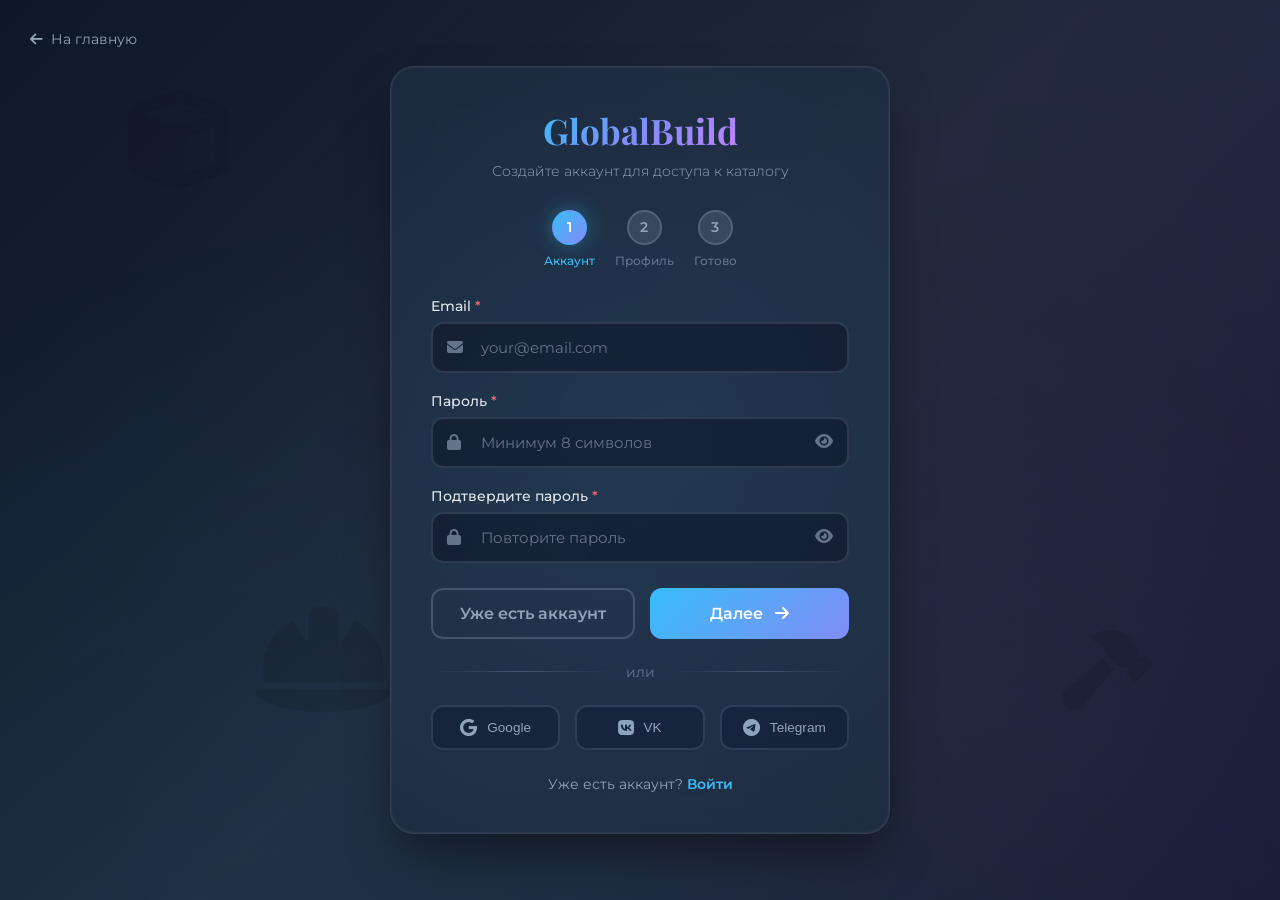
<file: register.html>
<!DOCTYPE html>
<html lang="ru">
<head>
    <meta charset="UTF-8">
    <meta name="viewport" content="width=device-width, initial-scale=1.0">
    <title>Регистрация - GlobalBuild</title>
    <link href="https://fonts.googleapis.com/css2?family=Montserrat:wght@300;400;500;600;700;900&family=Playfair+Display:wght@700&display=swap" rel="stylesheet">
    <link rel="stylesheet" href="https://cdnjs.cloudflare.com/ajax/libs/font-awesome/6.4.0/css/all.min.css">
    <style>
        * {
            margin: 0;
            padding: 0;
            box-sizing: border-box;
        }

        body {
            font-family: 'Montserrat', sans-serif;
            background: linear-gradient(135deg, #0f172a 0%, #1e293b 50%, #0f172a 100%);
            min-height: 100vh;
            display: flex;
            align-items: center;
            justify-content: center;
            overflow-x: hidden;
            position: relative;
            padding: 20px;
        }

        /* Animated Background */
        .bg-animation {
            position: fixed;
            top: 0;
            left: 0;
            width: 100%;
            height: 100%;
            overflow: hidden;
            z-index: 0;
        }

        .bg-animation::before {
            content: '';
            position: absolute;
            width: 200%;
            height: 200%;
            background: 
                radial-gradient(circle at 20% 80%, rgba(56, 189, 248, 0.1) 0%, transparent 50%),
                radial-gradient(circle at 80% 20%, rgba(139, 92, 246, 0.1) 0%, transparent 50%),
                radial-gradient(circle at 40% 40%, rgba(236, 72, 153, 0.05) 0%, transparent 50%);
            animation: bgMove 20s ease-in-out infinite;
        }

        @keyframes bgMove {
            0%, 100% { transform: translate(0, 0) rotate(0deg); }
            33% { transform: translate(-5%, -5%) rotate(1deg); }
            66% { transform: translate(5%, 5%) rotate(-1deg); }
        }

        /* Floating Shapes */
        .floating-shapes {
            position: fixed;
            width: 100%;
            height: 100%;
            pointer-events: none;
            z-index: 1;
        }

        .shape {
            position: absolute;
            opacity: 0.1;
            animation: float 20s infinite ease-in-out;
        }

        .shape:nth-child(1) { top: 10%; left: 10%; animation-delay: 0s; }
        .shape:nth-child(2) { top: 70%; right: 10%; animation-delay: 5s; }
        .shape:nth-child(3) { bottom: 20%; left: 20%; animation-delay: 10s; }

        @keyframes float {
            0%, 100% { transform: translateY(0) rotate(0deg); }
            50% { transform: translateY(-30px) rotate(10deg); }
        }

        /* Back Link */
        .back-link {
            position: absolute;
            top: 30px;
            left: 30px;
            color: #94a3b8;
            text-decoration: none;
            display: flex;
            align-items: center;
            gap: 8px;
            font-size: 0.9rem;
            transition: all 0.3s ease;
            z-index: 100;
        }

        .back-link:hover {
            color: #38bdf8;
            transform: translateX(-5px);
        }

        /* Main Container */
        .register-container {
            position: relative;
            z-index: 10;
            width: 100%;
            max-width: 500px;
        }

        .register-card {
            background: rgba(30, 41, 59, 0.7);
            backdrop-filter: blur(20px);
            border: 1px solid rgba(255, 255, 255, 0.1);
            border-radius: 24px;
            padding: 40px;
            box-shadow: 
                0 25px 50px -12px rgba(0, 0, 0, 0.5),
                0 0 0 1px rgba(255, 255, 255, 0.05) inset;
            position: relative;
            overflow: hidden;
            animation: cardAppear 0.6s ease-out;
        }

        @keyframes cardAppear {
            from {
                opacity: 0;
                transform: translateY(30px) scale(0.95);
            }
            to {
                opacity: 1;
                transform: translateY(0) scale(1);
            }
        }

        /* Glow Effect */
        .register-card::before {
            content: '';
            position: absolute;
            top: -50%;
            left: -50%;
            width: 200%;
            height: 200%;
            background: radial-gradient(circle, rgba(56, 189, 248, 0.1) 0%, transparent 70%);
            animation: glowRotate 10s linear infinite;
            pointer-events: none;
        }

        @keyframes glowRotate {
            from { transform: rotate(0deg); }
            to { transform: rotate(360deg); }
        }

        /* Logo Section */
        .logo-section {
            text-align: center;
            margin-bottom: 30px;
            position: relative;
            z-index: 1;
        }

        .logo {
            font-family: 'Playfair Display', serif;
            font-size: 2.2rem;
            font-weight: 700;
            background: linear-gradient(135deg, #38bdf8 0%, #818cf8 50%, #c084fc 100%);
            -webkit-background-clip: text;
            -webkit-text-fill-color: transparent;
            background-clip: text;
            text-decoration: none;
            display: inline-block;
            margin-bottom: 8px;
            transition: transform 0.3s ease;
        }

        .logo:hover {
            transform: scale(1.05);
        }

        .subtitle {
            color: #94a3b8;
            font-size: 0.9rem;
            font-weight: 300;
        }

        /* Progress Steps */
        .progress-steps {
            display: flex;
            justify-content: center;
            gap: 20px;
            margin-bottom: 30px;
            position: relative;
            z-index: 1;
        }

        .step {
            display: flex;
            flex-direction: column;
            align-items: center;
            gap: 8px;
        }

        .step-number {
            width: 35px;
            height: 35px;
            border-radius: 50%;
            background: rgba(148, 163, 184, 0.2);
            border: 2px solid rgba(148, 163, 184, 0.3);
            color: #94a3b8;
            display: flex;
            align-items: center;
            justify-content: center;
            font-weight: 600;
            font-size: 0.9rem;
            transition: all 0.3s ease;
        }

        .step.active .step-number {
            background: linear-gradient(135deg, #38bdf8, #818cf8);
            border-color: transparent;
            color: white;
            box-shadow: 0 0 20px rgba(56, 189, 248, 0.4);
        }

        .step.completed .step-number {
            background: #10b981;
            border-color: transparent;
            color: white;
        }

        .step-label {
            font-size: 0.75rem;
            color: #64748b;
            font-weight: 500;
        }

        .step.active .step-label {
            color: #38bdf8;
        }

        /* Form Styles */
        .form-step {
            display: none;
            animation: fadeIn 0.4s ease;
        }

        .form-step.active {
            display: block;
        }

        @keyframes fadeIn {
            from { opacity: 0; transform: translateX(20px); }
            to { opacity: 1; transform: translateX(0); }
        }

        .form-group {
            margin-bottom: 20px;
            position: relative;
            z-index: 1;
        }

        .form-label {
            display: block;
            color: #e2e8f0;
            font-size: 0.85rem;
            font-weight: 500;
            margin-bottom: 8px;
        }

        .required {
            color: #f87171;
        }

        .input-wrapper {
            position: relative;
        }

        .form-input {
            width: 100%;
            padding: 14px 18px 14px 48px;
            background: rgba(15, 23, 42, 0.6);
            border: 2px solid rgba(148, 163, 184, 0.2);
            border-radius: 12px;
            color: #f1f5f9;
            font-size: 0.95rem;
            font-family: 'Montserrat', sans-serif;
            transition: all 0.3s ease;
            outline: none;
        }

        .form-input:focus {
            border-color: #38bdf8;
            background: rgba(15, 23, 42, 0.8);
            box-shadow: 0 0 0 4px rgba(56, 189, 248, 0.1);
        }

        .form-input::placeholder {
            color: #64748b;
        }

        .form-input.error {
            border-color: #f87171;
            background: rgba(239, 68, 68, 0.1);
        }

        .input-icon {
            position: absolute;
            left: 16px;
            top: 50%;
            transform: translateY(-50%);
            color: #64748b;
            font-size: 1rem;
            transition: color 0.3s ease;
        }

        .form-input:focus + .input-icon {
            color: #38bdf8;
        }

        .password-toggle {
            position: absolute;
            right: 16px;
            top: 50%;
            transform: translateY(-50%);
            color: #64748b;
            cursor: pointer;
            font-size: 1rem;
            transition: all 0.3s ease;
            background: none;
            border: none;
            padding: 0;
        }

        .password-toggle:hover {
            color: #38bdf8;
        }

        /* Password Strength */
        .password-strength {
            margin-top: 8px;
            height: 4px;
            background: rgba(148, 163, 184, 0.2);
            border-radius: 2px;
            overflow: hidden;
            display: none;
        }

        .password-strength.show {
            display: block;
        }

        .strength-bar {
            height: 100%;
            width: 0;
            transition: all 0.3s ease;
            border-radius: 2px;
        }

        .strength-text {
            font-size: 0.75rem;
            margin-top: 5px;
            color: #64748b;
        }

        /* Error Message */
        .error-message {
            background: rgba(239, 68, 68, 0.1);
            border: 1px solid rgba(239, 68, 68, 0.3);
            color: #fca5a5;
            padding: 12px 16px;
            border-radius: 8px;
            font-size: 0.85rem;
            margin-bottom: 20px;
            display: none;
            align-items: center;
            gap: 10px;
            animation: shake 0.5s ease;
        }

        .error-message.show {
            display: flex;
        }

        @keyframes shake {
            0%, 100% { transform: translateX(0); }
            25% { transform: translateX(-10px); }
            75% { transform: translateX(10px); }
        }

        /* Checkbox */
        .checkbox-group {
            display: flex;
            align-items: flex-start;
            gap: 12px;
            margin-bottom: 25px;
        }

        .checkbox-group input[type="checkbox"] {
            width: 20px;
            height: 20px;
            accent-color: #38bdf8;
            cursor: pointer;
            margin-top: 2px;
        }

        .checkbox-label {
            color: #94a3b8;
            font-size: 0.85rem;
            line-height: 1.5;
        }

        .checkbox-label a {
            color: #38bdf8;
            text-decoration: none;
            transition: color 0.3s ease;
        }

        .checkbox-label a:hover {
            color: #818cf8;
        }

        /* Buttons */
        .btn-group {
            display: flex;
            gap: 15px;
            margin-top: 25px;
        }

        .btn {
            flex: 1;
            padding: 14px 24px;
            border: none;
            border-radius: 12px;
            font-size: 1rem;
            font-weight: 600;
            font-family: 'Montserrat', sans-serif;
            cursor: pointer;
            transition: all 0.3s ease;
            position: relative;
            overflow: hidden;
        }

        .btn-primary {
            background: linear-gradient(135deg, #38bdf8 0%, #818cf8 100%);
            color: white;
        }

        .btn-primary::before {
            content: '';
            position: absolute;
            top: 0;
            left: -100%;
            width: 100%;
            height: 100%;
            background: linear-gradient(90deg, transparent, rgba(255,255,255,0.3), transparent);
            transition: left 0.5s ease;
        }

        .btn-primary:hover:not(:disabled) {
            transform: translateY(-2px);
            box-shadow: 0 10px 30px -10px rgba(56, 189, 248, 0.5);
        }

        .btn-primary:hover::before {
            left: 100%;
        }

        .btn-primary:disabled {
            opacity: 0.6;
            cursor: not-allowed;
        }

        .btn-secondary {
            background: transparent;
            border: 2px solid rgba(148, 163, 184, 0.3);
            color: #94a3b8;
        }

        .btn-secondary:hover {
            border-color: #38bdf8;
            color: #38bdf8;
            background: rgba(56, 189, 248, 0.1);
        }

        /* Success State */
        .success-state {
            display: none;
            text-align: center;
            padding: 40px 20px;
            animation: scaleIn 0.5s ease;
        }

        .success-state.show {
            display: block;
        }

        @keyframes scaleIn {
            from { transform: scale(0.8); opacity: 0; }
            to { transform: scale(1); opacity: 1; }
        }

        .success-icon {
            width: 100px;
            height: 100px;
            background: linear-gradient(135deg, #10b981, #34d399);
            border-radius: 50%;
            display: flex;
            align-items: center;
            justify-content: center;
            margin: 0 auto 30px;
            box-shadow: 0 10px 40px -10px rgba(16, 185, 129, 0.5);
            animation: pulse 2s infinite;
        }

        @keyframes pulse {
            0%, 100% { transform: scale(1); }
            50% { transform: scale(1.05); }
        }

        .success-icon i {
            color: white;
            font-size: 3rem;
        }

        .success-title {
            font-family: 'Playfair Display', serif;
            font-size: 1.8rem;
            color: #f1f5f9;
            margin-bottom: 15px;
        }

        .success-text {
            color: #94a3b8;
            margin-bottom: 30px;
            line-height: 1.6;
        }

        /* Divider */
        .divider {
            display: flex;
            align-items: center;
            margin: 25px 0;
            color: #64748b;
            font-size: 0.85rem;
        }

        .divider::before,
        .divider::after {
            content: '';
            flex: 1;
            height: 1px;
            background: linear-gradient(90deg, transparent, rgba(148, 163, 184, 0.3), transparent);
        }

        .divider span {
            padding: 0 15px;
        }

        /* Social Login */
        .social-login {
            display: flex;
            gap: 15px;
            justify-content: center;
            margin-bottom: 25px;
        }

        .social-btn {
            flex: 1;
            padding: 12px;
            border-radius: 12px;
            border: 2px solid rgba(148, 163, 184, 0.2);
            background: rgba(15, 23, 42, 0.6);
            color: #94a3b8;
            font-size: 1.1rem;
            cursor: pointer;
            transition: all 0.3s ease;
            display: flex;
            align-items: center;
            justify-content: center;
            gap: 10px;
        }

        .social-btn:hover {
            border-color: #38bdf8;
            color: #38bdf8;
            transform: translateY(-2px);
        }

        .social-btn span {
            font-size: 0.85rem;
            font-weight: 500;
        }

        /* Login Link */
        .login-link {
            text-align: center;
            color: #94a3b8;
            font-size: 0.9rem;
        }

        .login-link a {
            color: #38bdf8;
            text-decoration: none;
            font-weight: 600;
            transition: all 0.3s ease;
        }

        .login-link a:hover {
            color: #818cf8;
            text-shadow: 0 0 20px rgba(56, 189, 248, 0.5);
        }

        /* Loader */
        .loader-overlay {
            position: fixed;
            top: 0;
            left: 0;
            width: 100%;
            height: 100%;
            background: rgba(15, 23, 42, 0.9);
            backdrop-filter: blur(10px);
            display: none;
            align-items: center;
            justify-content: center;
            z-index: 1000;
            flex-direction: column;
            gap: 20px;
        }

        .loader-overlay.show {
            display: flex;
        }

        .loader-spinner {
            width: 60px;
            height: 60px;
            border: 4px solid rgba(56, 189, 248, 0.1);
            border-top-color: #38bdf8;
            border-radius: 50%;
            animation: spin 1s linear infinite;
        }

        @keyframes spin {
            to { transform: rotate(360deg); }
        }

        .loader-text {
            color: #94a3b8;
            font-size: 1rem;
        }

        /* Responsive */
        @media (max-width: 480px) {
            .register-card {
                padding: 30px 20px;
            }

            .logo {
                font-size: 1.8rem;
            }

            .back-link {
                top: 20px;
                left: 20px;
            }

            .btn-group {
                flex-direction: column;
            }

            .social-btn span {
                display: none;
            }
        }

        /* Animations */
        .form-group {
            opacity: 0;
            transform: translateY(20px);
            animation: slideUp 0.5s ease forwards;
        }

        @keyframes slideUp {
            to {
                opacity: 1;
                transform: translateY(0);
            }
        }
    </style>
</head>
<body>
    <!-- Back Link -->
    <a href="./index.html" class="back-link">
        <i class="fas fa-arrow-left"></i>
        <span>На главную</span>
    </a>

    <!-- Background -->
    <div class="bg-animation"></div>
    <div class="floating-shapes">
        <div class="shape"><i class="fas fa-cube" style="font-size: 100px;"></i></div>
        <div class="shape"><i class="fas fa-hammer" style="font-size: 80px;"></i></div>
        <div class="shape"><i class="fas fa-hard-hat" style="font-size: 120px;"></i></div>
    </div>

    <!-- Loader -->
    <div class="loader-overlay" id="loader">
        <div class="loader-spinner"></div>
        <div class="loader-text">Создаем ваш аккаунт...</div>
    </div>

    <!-- Main Container -->
    <div class="register-container">
        <div class="register-card">
            <!-- Logo -->
            <div class="logo-section">
                <a href="./index.html" class="logo">GlobalBuild</a>
                <p class="subtitle">Создайте аккаунт для доступа к каталогу</p>
            </div>

            <!-- Progress Steps -->
            <div class="progress-steps" id="progressSteps">
                <div class="step active" data-step="1">
                    <div class="step-number">1</div>
                    <div class="step-label">Аккаунт</div>
                </div>
                <div class="step" data-step="2">
                    <div class="step-number">2</div>
                    <div class="step-label">Профиль</div>
                </div>
                <div class="step" data-step="3">
                    <div class="step-number">3</div>
                    <div class="step-label">Готово</div>
                </div>
            </div>

            <!-- Error Message -->
            <div class="error-message" id="errorMessage">
                <i class="fas fa-exclamation-circle"></i>
                <span id="errorText">Произошла ошибка</span>
            </div>

            <!-- Step 1: Account Info -->
            <form class="form-step active" id="step1Form">
                <div class="form-group" style="animation-delay: 0.1s">
                    <label class="form-label" for="regEmail">Email <span class="required">*</span></label>
                    <div class="input-wrapper">
                        <input type="email" id="regEmail" class="form-input" placeholder="your@email.com" required>
                        <i class="fas fa-envelope input-icon"></i>
                    </div>
                </div>

                <div class="form-group" style="animation-delay: 0.2s">
                    <label class="form-label" for="regPassword">Пароль <span class="required">*</span></label>
                    <div class="input-wrapper">
                        <input type="password" id="regPassword" class="form-input" placeholder="Минимум 8 символов" required>
                        <i class="fas fa-lock input-icon"></i>
                        <button type="button" class="password-toggle" onclick="togglePassword('regPassword', this)">
                            <i class="fas fa-eye"></i>
                        </button>
                    </div>
                    <div class="password-strength" id="passwordStrength">
                        <div class="strength-bar" id="strengthBar"></div>
                    </div>
                    <div class="strength-text" id="strengthText"></div>
                </div>

                <div class="form-group" style="animation-delay: 0.3s">
                    <label class="form-label" for="confirmPassword">Подтвердите пароль <span class="required">*</span></label>
                    <div class="input-wrapper">
                        <input type="password" id="confirmPassword" class="form-input" placeholder="Повторите пароль" required>
                        <i class="fas fa-lock input-icon"></i>
                        <button type="button" class="password-toggle" onclick="togglePassword('confirmPassword', this)">
                            <i class="fas fa-eye"></i>
                        </button>
                    </div>
                </div>

                <div class="btn-group">
                    <button type="button" class="btn btn-secondary" onclick="location.href='./login.html'">Уже есть аккаунт</button>
                    <button type="submit" class="btn btn-primary">Далее <i class="fas fa-arrow-right" style="margin-left: 8px;"></i></button>
                </div>
            </form>

            <!-- Step 2: Profile Info -->
            <form class="form-step" id="step2Form">
                <div class="form-group">
                    <label class="form-label" for="fullName">ФИО <span class="required">*</span></label>
                    <div class="input-wrapper">
                        <input type="text" id="fullName" class="form-input" placeholder="Иванов Иван Иванович" required>
                        <i class="fas fa-user input-icon"></i>
                    </div>
                </div>

                <div class="form-group">
                    <label class="form-label" for="phone">Телефон <span class="required">*</span></label>
                    <div class="input-wrapper">
                        <input type="tel" id="phone" class="form-input" placeholder="+7 (999) 123-45-67" required>
                        <i class="fas fa-phone input-icon"></i>
                    </div>
                </div>

                <div class="form-group">
                    <label class="form-label" for="company">Компания</label>
                    <div class="input-wrapper">
                        <input type="text" id="company" class="form-input" placeholder="Название организации">
                        <i class="fas fa-building input-icon"></i>
                    </div>
                </div>

                <div class="form-group">
                    <label class="form-label" for="city">Город</label>
                    <div class="input-wrapper">
                        <input type="text" id="city" class="form-input" placeholder="Москва">
                        <i class="fas fa-map-marker-alt input-icon"></i>
                    </div>
                </div>

                <div class="checkbox-group">
                    <input type="checkbox" id="agreeTerms" required>
                    <label class="checkbox-label" for="agreeTerms">
                        Я согласен с <a href="#">Условиями использования</a> и <a href="#">Политикой конфиденциальности</a> <span class="required">*</span>
                    </label>
                </div>

                <div class="btn-group">
                    <button type="button" class="btn btn-secondary" onclick="prevStep()"><i class="fas fa-arrow-left" style="margin-right: 8px;"></i> Назад</button>
                    <button type="submit" class="btn btn-primary">Зарегистрироваться</button>
                </div>
            </form>

            <!-- Step 3: Success -->
            <div class="success-state" id="successState">
                <div class="success-icon">
                    <i class="fas fa-check"></i>
                </div>
                <h2 class="success-title">Добро пожаловать!</h2>
                <p class="success-text">
                    Ваш аккаунт успешно создан.<br>
                    Теперь вы можете войти в систему.
                </p>
                <button class="btn btn-primary" onclick="location.href='./login.html'" style="width: 100%;">
                    Войти в аккаунт
                </button>
            </div>

            <!-- Social Login (only on step 1) -->
            <div id="socialSection">
                <div class="divider"><span>или</span></div>
                <div class="social-login">
                    <button class="social-btn" onclick="socialLogin('google')">
                        <i class="fab fa-google"></i>
                        <span>Google</span>
                    </button>
                    <button class="social-btn" onclick="socialLogin('vk')">
                        <i class="fab fa-vk"></i>
                        <span>VK</span>
                    </button>
                    <button class="social-btn" onclick="socialLogin('telegram')">
                        <i class="fab fa-telegram-plane"></i>
                        <span>Telegram</span>
                    </button>
                </div>
            </div>

            <!-- Login Link -->
            <div class="login-link" id="loginLinkSection">
                Уже есть аккаунт? <a href="./login.html">Войти</a>
            </div>
        </div>
    </div>

    <script>
        let currentStep = 1;
        const formData = {};

        // Password toggle
        function togglePassword(inputId, btn) {
            const input = document.getElementById(inputId);
            const type = input.getAttribute('type') === 'password' ? 'text' : 'password';
            input.setAttribute('type', type);
            btn.innerHTML = type === 'password' ? '<i class="fas fa-eye"></i>' : '<i class="fas fa-eye-slash"></i>';
        }

        // Password strength checker
        const passwordInput = document.getElementById('regPassword');
        const strengthBar = document.getElementById('strengthBar');
        const strengthText = document.getElementById('strengthText');
        const passwordStrength = document.getElementById('passwordStrength');

        passwordInput.addEventListener('input', (e) => {
            const password = e.target.value;
            
            if (password.length > 0) {
                passwordStrength.classList.add('show');
                
                let strength = 0;
                if (password.length >= 8) strength++;
                if (password.match(/[a-z]/) && password.match(/[A-Z]/)) strength++;
                if (password.match(/[0-9]/)) strength++;
                if (password.match(/[^a-zA-Z0-9]/)) strength++;

                const colors = ['#f87171', '#fbbf24', '#34d399', '#10b981'];
                const texts = ['Слабый', 'Средний', 'Хороший', 'Отличный'];
                
                strengthBar.style.width = ((strength + 1) / 4 * 100) + '%';
                strengthBar.style.background = colors[strength];
                strengthText.textContent = texts[strength];
                strengthText.style.color = colors[strength];
            } else {
                passwordStrength.classList.remove('show');
            }
        });

        // Step 1 Form
        document.getElementById('step1Form').addEventListener('submit', (e) => {
            e.preventDefault();
            
            const email = document.getElementById('regEmail').value;
            const password = passwordInput.value;
            const confirmPassword = document.getElementById('confirmPassword').value;

            // Validation
            if (password.length < 8) {
                showError('Пароль должен содержать минимум 8 символов');
                return;
            }

            if (password !== confirmPassword) {
                showError('Пароли не совпадают');
                return;
            }

            // Check if email already exists
            const users = JSON.parse(localStorage.getItem('gb_users') || '[]');
            if (users.find(u => u.email === email)) {
                showError('Пользователь с таким email уже существует. Перейдите на страницу входа.');
                return;
            }

            // Save data
            formData.email = email;
            formData.password = password;

            nextStep();
        });

        // Step 2 Form
        document.getElementById('step2Form').addEventListener('submit', async (e) => {
            e.preventDefault();

            const fullName = document.getElementById('fullName').value;
            const phone = document.getElementById('phone').value;
            const company = document.getElementById('company').value;
            const city = document.getElementById('city').value;

            if (!document.getElementById('agreeTerms').checked) {
                showError('Необходимо согласиться с условиями использования');
                return;
            }

            // Save profile data
            formData.fullName = fullName;
            formData.phone = phone;
            formData.company = company;
            formData.city = city;
            formData.registrationDate = new Date().toISOString();

            // Show loader
            document.getElementById('loader').classList.add('show');

            // Simulate API call
            await new Promise(resolve => setTimeout(resolve, 2000));

            // Save to localStorage
            const users = JSON.parse(localStorage.getItem('gb_users') || '[]');
            users.push(formData);
            localStorage.setItem('gb_users', JSON.stringify(users));

            // Hide loader
            document.getElementById('loader').classList.remove('show');

            // Show success
            nextStep();
        });

        function nextStep() {
            // Hide current step
            document.querySelector('.form-step.active').classList.remove('active');
            
            // Update progress
            document.querySelector(`.step[data-step="${currentStep}"]`).classList.remove('active');
            document.querySelector(`.step[data-step="${currentStep}"]`).classList.add('completed');
            
            currentStep++;
            
            if (currentStep === 3) {
                // Show success
                document.getElementById('successState').classList.add('show');
                document.getElementById('progressSteps').style.display = 'none';
                document.getElementById('socialSection').style.display = 'none';
                document.getElementById('loginLinkSection').style.display = 'none';
                document.getElementById('errorMessage').style.display = 'none';
            } else {
                // Show next step
                document.querySelector(`.step[data-step="${currentStep}"]`).classList.add('active');
                document.getElementById(`step${currentStep}Form`).classList.add('active');
                
                // Hide social on step 2
                if (currentStep === 2) {
                    document.getElementById('socialSection').style.display = 'none';
                }
            }
        }

        function prevStep() {
            document.querySelector('.form-step.active').classList.remove('active');
            document.querySelector(`.step[data-step="${currentStep}"]`).classList.remove('active');
            
            currentStep--;
            
            document.querySelector(`.step[data-step="${currentStep}"]`).classList.add('active');
            document.getElementById(`step${currentStep}Form`).classList.add('active');
            
            // Show social on step 1
            if (currentStep === 1) {
                document.getElementById('socialSection').style.display = 'block';
            }
        }

        function showError(message) {
            const errorEl = document.getElementById('errorMessage');
            document.getElementById('errorText').textContent = message;
            errorEl.classList.add('show');
            
            setTimeout(() => {
                errorEl.classList.remove('show');
            }, 5000);
        }

        function socialLogin(provider) {
            alert(`Вход через ${provider} будет доступен скоро!`);
        }

        // Phone mask
        const phoneInput = document.getElementById('phone');
        phoneInput.addEventListener('input', (e) => {
            let value = e.target.value.replace(/\D/g, '');
            if (value.length > 0) {
                if (value[0] === '7' || value[0] === '8') {
                    value = value.substring(1);
                }
                let formattedValue = '+7';
                if (value.length > 0) formattedValue += ' (' + value.substring(0, 3);
                if (value.length >= 3) formattedValue += ') ' + value.substring(3, 6);
                if (value.length >= 6) formattedValue += '-' + value.substring(6, 8);
                if (value.length >= 8) formattedValue += '-' + value.substring(8, 10);
                e.target.value = formattedValue;
            }
        });
    </script>
</body>
</html>
</file>
<file: game.css>
* {
            margin: 0;
            padding: 0;
            box-sizing: border-box;
        }

        body {
            font-family: 'Segoe UI', Tahoma, Geneva, Verdana, sans-serif;
            background: linear-gradient(135deg, #1a1a2e 0%, #16213e 50%, #0f3460 100%);
            min-height: 100vh;
            color: #fff;
            overflow-x: hidden;
        }

        :root {
            --primary: #1a1a2e;
            --secondary: #16213e;
            --accent: #e94560;
            --gold: #ffd700;
            --light: #f5f5f5;
            --dark: #0f0f1a;
            --gradient-1: linear-gradient(135deg, #667eea 0%, #764ba2 100%);
            --gradient-2: linear-gradient(135deg, #f093fb 0%, #f5576c 100%);
            --gradient-3: linear-gradient(135deg, #4facfe 0%, #00f2fe 100%);
        }

        .button {
            padding: 15px 40px;
            border: none;
            border-radius: 50px;
            font-size: 1.1rem;
            font-weight: 600;
            cursor: pointer;
            transition: all 0.3s;
            text-decoration: none;
            display: inline-block;
        }

        .button-primary {
            background: var(--gradient-1);
            color: white;
            box-shadow: 0 10px 30px rgba(102, 126, 234, 0.4);
        }

        .button-primary:hover {
            transform: translateY(-3px);
            box-shadow: 0 15px 40px rgba(102, 126, 234, 0.6);
        }

        .btn-link {
            text-decoration-line: none;
            color: rgb(255, 255, 255);
        }

        .game-container {
            max-width: 1200px;
            margin: 0 auto;
            padding: 20px;
        }

        .header {
            text-align: center;
            margin-bottom: 30px;
            animation: fadeInDown 0.8s ease;
        }

        .header h1 {
            font-size: 3rem;
            background: linear-gradient(45deg, #f39c12, #e74c3c);
            -webkit-background-clip: text;
            -webkit-text-fill-color: transparent;
            text-shadow: 0 0 30px rgba(243, 156, 18, 0.3);
            margin-bottom: 10px;
        }

        .stats-bar {
            display: grid;
            grid-template-columns: repeat(auto-fit, minmax(200px, 1fr));
            gap: 15px;
            margin-bottom: 30px;
        }

        .stat-card {
            background: rgba(255, 255, 255, 0.1);
            backdrop-filter: blur(10px);
            border-radius: 15px;
            padding: 20px;
            border: 1px solid rgba(255, 255, 255, 0.2);
            transition: transform 0.3s ease, box-shadow 0.3s ease;
            animation: fadeInUp 0.6s ease;
        }

        .stat-card:hover {
            transform: translateY(-5px);
            box-shadow: 0 10px 40px rgba(0, 0, 0, 0.3);
        }

        .stat-label {
            font-size: 0.9rem;
            color: #aaa;
            text-transform: uppercase;
            letter-spacing: 1px;
        }

        .stat-value {
            font-size: 2rem;
            font-weight: bold;
            margin-top: 5px;
        }

        .money { color: #2ecc71; }
        .stock { color: #3498db; }
        .customers { color: #e74c3c; }
        .level { color: #f39c12; }

        .main-grid {
            display: grid;
            grid-template-columns: 1fr 2fr 1fr;
            gap: 20px;
            margin-bottom: 20px;
        }

        @media (max-width: 900px) {
            .main-grid {
                grid-template-columns: 1fr;
            }
        }

        .panel {
            background: rgba(255, 255, 255, 0.05);
            backdrop-filter: blur(10px);
            border-radius: 20px;
            padding: 25px;
            border: 1px solid rgba(255, 255, 255, 0.1);
            animation: fadeIn 1s ease;
        }

        .panel h2 {
            margin-bottom: 20px;
            color: #f39c12;
            font-size: 1.5rem;
            display: flex;
            align-items: center;
            gap: 10px;
        }

        .products-grid {
            display: grid;
            grid-template-columns: repeat(auto-fill, minmax(150px, 1fr));
            gap: 15px;
        }

        .product-card {
            background: linear-gradient(145deg, rgba(255,255,255,0.1), rgba(255,255,255,0.05));
            border-radius: 15px;
            padding: 15px;
            text-align: center;
            cursor: pointer;
            transition: all 0.3s ease;
            border: 2px solid transparent;
            position: relative;
            overflow: hidden;
        }

        .product-card::before {
            content: '';
            position: absolute;
            top: 0;
            left: -100%;
            width: 100%;
            height: 100%;
            background: linear-gradient(90deg, transparent, rgba(255,255,255,0.2), transparent);
            transition: left 0.5s;
        }

        .product-card:hover::before {
            left: 100%;
        }

        .product-card:hover {
            transform: scale(1.05);
            border-color: #f39c12;
            box-shadow: 0 5px 20px rgba(243, 156, 18, 0.3);
        }

        .product-icon {
            font-size: 3rem;
            margin-bottom: 10px;
        }

        .product-name {
            font-weight: bold;
            margin-bottom: 5px;
        }

        .product-price {
            color: #2ecc71;
            font-size: 0.9rem;
        }

        .product-stock {
            color: #aaa;
            font-size: 0.8rem;
            margin-top: 5px;
        }

        .btn {
            background: linear-gradient(45deg, #f39c12, #e74c3c);
            border: none;
            color: white;
            padding: 12px 24px;
            border-radius: 25px;
            cursor: pointer;
            font-size: 1rem;
            font-weight: bold;
            transition: all 0.3s ease;
            margin-top: 10px;
            width: 100%;
        }

        .btn:hover {
            transform: translateY(-2px);
            box-shadow: 0 5px 20px rgba(243, 156, 18, 0.4);
        }

        .btn:active {
            transform: scale(0.95);
        }

        .btn-secondary {
            background: linear-gradient(45deg, #3498db, #2980b9);
        }

        .log-panel {
            max-height: 300px;
            overflow-y: auto;
        }

        .log-entry {
            padding: 10px;
            margin-bottom: 8px;
            background: rgba(255, 255, 255, 0.05);
            border-radius: 8px;
            border-left: 3px solid #f39c12;
            animation: slideIn 0.3s ease;
            font-size: 0.9rem;
        }

        .log-entry.success { border-left-color: #2ecc71; }
        .log-entry.error { border-left-color: #e74c3c; }
        .log-entry.info { border-left-color: #3498db; }

        .customer-queue {
            display: flex;
            flex-direction: column;
            gap: 10px;
        }

        .customer {
            background: rgba(255, 255, 255, 0.1);
            padding: 15px;
            border-radius: 10px;
            display: flex;
            align-items: center;
            gap: 15px;
            animation: slideInRight 0.5s ease;
            border: 2px solid transparent;
            transition: all 0.3s;
        }

        .customer:hover {
            border-color: #f39c12;
            transform: translateX(5px);
        }

        .customer-avatar {
            font-size: 2rem;
        }

        .customer-info {
            flex: 1;
        }

        .customer-name {
            font-weight: bold;
            margin-bottom: 3px;
        }

        .customer-want {
            font-size: 0.85rem;
            color: #aaa;
        }

        .progress-bar {
            width: 100%;
            height: 6px;
            background: rgba(255, 255, 255, 0.1);
            border-radius: 3px;
            margin-top: 8px;
            overflow: hidden;
        }

        .progress-fill {
            height: 100%;
            background: linear-gradient(90deg, #f39c12, #e74c3c);
            border-radius: 3px;
            transition: width 0.3s ease;
        }

        .upgrades-list {
            display: flex;
            flex-direction: column;
            gap: 10px;
        }

        .upgrade-item {
            background: rgba(255, 255, 255, 0.05);
            padding: 15px;
            border-radius: 10px;
            display: flex;
            justify-content: space-between;
            align-items: center;
            transition: all 0.3s;
        }

        .upgrade-item:hover {
            background: rgba(255, 255, 255, 0.1);
        }

        .upgrade-info h4 {
            color: #f39c12;
            margin-bottom: 5px;
        }

        .upgrade-info p {
            font-size: 0.85rem;
            color: #aaa;
        }

        .floating-text {
            position: fixed;
            pointer-events: none;
            font-weight: bold;
            font-size: 1.2rem;
            animation: floatUp 1s ease forwards;
            z-index: 1000;
        }

        .floating-text.money { color: #2ecc71; }
        .floating-text.exp { color: #f39c12; }

        @keyframes fadeInDown {
            from { opacity: 0; transform: translateY(-20px); }
            to { opacity: 1; transform: translateY(0); }
        }

        @keyframes fadeInUp {
            from { opacity: 0; transform: translateY(20px); }
            to { opacity: 1; transform: translateY(0); }
        }

        @keyframes fadeIn {
            from { opacity: 0; }
            to { opacity: 1; }
        }

        @keyframes slideIn {
            from { opacity: 0; transform: translateX(-20px); }
            to { opacity: 1; transform: translateX(0); }
        }

        @keyframes slideInRight {
            from { opacity: 0; transform: translateX(20px); }
            to { opacity: 1; transform: translateX(0); }
        }

        @keyframes floatUp {
            0% { opacity: 1; transform: translateY(0) scale(1); }
            100% { opacity: 0; transform: translateY(-50px) scale(1.2); }
        }

        .modal {
            display: none;
            position: fixed;
            top: 0;
            left: 0;
            width: 100%;
            height: 100%;
            background: rgba(0, 0, 0, 0.8);
            z-index: 2000;
            justify-content: center;
            align-items: center;
            backdrop-filter: blur(5px);
        }

        .modal.active {
            display: flex;
            animation: fadeIn 0.3s ease;
        }

        .modal-content {
            background: linear-gradient(145deg, #1a1a2e, #16213e);
            padding: 40px;
            border-radius: 20px;
            text-align: center;
            max-width: 400px;
            border: 2px solid #f39c12;
            box-shadow: 0 20px 60px rgba(0, 0, 0, 0.5);
        }

        .modal h2 {
            color: #f39c12;
            margin-bottom: 20px;
            font-size: 2rem;
        }

        .modal p {
            margin-bottom: 20px;
            line-height: 1.6;
        }

        .particle {
            position: fixed;
            pointer-events: none;
            opacity: 0.6;
            animation: particleFloat 3s ease-in-out infinite;
        }

        @keyframes particleFloat {
            0%, 100% { transform: translateY(0) rotate(0deg); }
            50% { transform: translateY(-20px) rotate(180deg); }
        }

        .level-up-animation {
            position: fixed;
            top: 50%;
            left: 50%;
            transform: translate(-50%, -50%);
            font-size: 4rem;
            font-weight: bold;
            color: #f39c12;
            text-shadow: 0 0 50px rgba(243, 156, 18, 0.8);
            pointer-events: none;
            opacity: 0;
            z-index: 3000;
        }

        .level-up-animation.active {
            animation: levelUpPop 2s ease forwards;
        }

        @keyframes levelUpPop {
            0% { opacity: 0; transform: translate(-50%, -50%) scale(0); }
            20% { opacity: 1; transform: translate(-50%, -50%) scale(1.2); }
            80% { opacity: 1; transform: translate(-50%, -50%) scale(1); }
            100% { opacity: 0; transform: translate(-50%, -50%) scale(0.8) translateY(-100px); }
        }
</file>
<file: ii.css>
* {
    margin: 0;
    padding: 0;
    box-sizing: border-box;
}

body {
    font-family: -apple-system, BlinkMacSystemFont, 'Segoe UI', Roboto, 'Helvetica Neue', Arial, sans-serif;
    background: linear-gradient(135deg, #667eea 0%, #764ba2 100%);
    color: #2d3748;
    min-height: 100vh;
    display: flex;
    overflow: hidden;
}

/* САЙДБАР — тёмный фиолетовый */
.sidebar {
    width: 280px;
    background: linear-gradient(180deg, #1a202c 0%, #2d3748 100%);
    border-right: 1px solid #4a5568;
    display: flex;
    flex-direction: column;
    padding: 16px;
    transition: transform 0.3s ease;
    flex-shrink: 0;
    height: 100vh;
    overflow-y: auto;
}

.sidebar-header {
    margin-bottom: 24px;
    flex-shrink: 0;
}

.new-chat-btn {
    width: 100%;
    background: linear-gradient(135deg, #667eea 0%, #764ba2 100%);
    border: none;
    border-radius: 12px;
    padding: 14px;
    color: white;
    font-size: 0.95rem;
    font-weight: 600;
    cursor: pointer;
    display: flex;
    align-items: center;
    gap: 12px;
    transition: all 0.2s;
    box-shadow: 0 4px 15px rgba(102, 126, 234, 0.4);
}

.new-chat-btn:hover {
    transform: translateY(-2px);
    box-shadow: 0 6px 20px rgba(102, 126, 234, 0.6);
}

.new-chat-btn svg {
    width: 18px;
    height: 18px;
}

.history-title {
    font-size: 0.75rem;
    color: #a0aec0;
    text-transform: uppercase;
    letter-spacing: 1px;
    margin-bottom: 16px;
    padding-left: 8px;
    font-weight: 600;
    flex-shrink: 0;
}

.history-list {
    flex: 1;
    overflow-y: auto;
    display: flex;
    flex-direction: column;
    gap: 6px;
}

.history-item {
    display: flex;
    align-items: center;
    gap: 12px;
    padding: 12px;
    border-radius: 10px;
    cursor: pointer;
    transition: all 0.2s;
    position: relative;
    overflow: hidden;
    background: rgba(255, 255, 255, 0.05);
    flex-shrink: 0;
}

.history-item:hover {
    background: rgba(102, 126, 234, 0.2);
    transform: translateX(4px);
}

.history-item.active {
    background: linear-gradient(135deg, #667eea 0%, #764ba2 100%);
    box-shadow: 0 4px 15px rgba(102, 126, 234, 0.3);
}

.history-item svg {
    width: 16px;
    height: 16px;
    flex-shrink: 0;
    color: #cbd5e0;
}

.history-text {
    flex: 1;
    font-size: 0.9rem;
    color: #e2e8f0;
    white-space: nowrap;
    overflow: hidden;
    text-overflow: ellipsis;
}

.history-actions {
    display: none;
    gap: 4px;
}

.history-item:hover .history-actions {
    display: flex;
}

.action-btn {
    background: rgba(255, 255, 255, 0.1);
    border: none;
    color: #cbd5e0;
    cursor: pointer;
    padding: 6px;
    border-radius: 6px;
    display: flex;
    align-items: center;
    justify-content: center;
    transition: all 0.2s;
}

.action-btn:hover {
    background: rgba(239, 68, 68, 0.8);
    color: white;
}

/* МОБИЛЬНОЕ МЕНЮ */
.mobile-menu-btn {
    display: none;
    position: fixed;
    top: 12px;
    left: 12px;
    z-index: 100;
    background: linear-gradient(135deg, #667eea 0%, #764ba2 100%);
    border: none;
    border-radius: 10px;
    padding: 12px;
    color: white;
    cursor: pointer;
    box-shadow: 0 4px 15px rgba(102, 126, 234, 0.4);
}

/* ОСНОВНОЙ КОНТЕНТ — светлый */
.main-content {
    flex: 1;
    display: flex;
    flex-direction: column;
    height: 100vh;
    overflow: hidden;
    background: #f7fafc;
}

.site-main {
    flex: 1;
    display: flex;
    flex-direction: column;
    height: 100%;
    overflow: hidden;
}

section {
    display: flex;
    flex-direction: column;
    height: 100%;
    max-width: 900px;
    width: 100%;
    margin: 0 auto;
    padding: 20px;
    overflow: hidden;
}

/* ЗАГОЛОВОК — градиентный текст */
h1 {
    font-size: 1.5rem;
    font-weight: 700;
    background: linear-gradient(135deg, #667eea 0%, #764ba2 100%);
    -webkit-background-clip: text;
    -webkit-text-fill-color: transparent;
    background-clip: text;
    margin-bottom: 4px;
    text-align: center;
    flex-shrink: 0;
}

h3 {
    font-size: 0.9rem;
    color: #718096;
    font-weight: 500;
    margin-bottom: 20px;
    text-align: center;
    flex-shrink: 0;
}

/* ЧАТ — белые сообщения */
#natija {
    flex: 1;
    overflow-y: auto;
    overflow-x: hidden;
    display: flex;
    flex-direction: column;
    padding: 0 20px;
    margin-bottom: 20px;
    min-height: 0;
    gap: 16px;
}

.message {
    display: flex;
    gap: 16px;
    padding: 20px;
    max-width: 100%;
    animation: fadeIn 0.3s ease;
    border-radius: 16px;
    box-shadow: 0 4px 20px rgba(0, 0, 0, 0.08);
    flex-shrink: 0;
}

@keyframes fadeIn {
    from { opacity: 0; transform: translateY(10px); }
    to { opacity: 1; transform: translateY(0); }
}

/* ПОЛЬЗОВАТЕЛЬ — оранжевый */
.message.user {
    background: linear-gradient(135deg, #ffecd2 0%, #fcb69f 100%);
    margin-left: 40px;
    border-bottom-right-radius: 4px;
}

/* AI — бирюзовый */
.message.bot {
    background: linear-gradient(135deg, #e0f7fa 0%, #b2ebf2 100%);
    margin-right: 40px;
    border-bottom-left-radius: 4px;
}

/* АВАТАРКИ — яркие */
.avatar {
    width: 36px;
    height: 36px;
    border-radius: 50%;
    display: flex;
    align-items: center;
    justify-content: center;
    font-weight: 700;
    font-size: 0.8rem;
    flex-shrink: 0;
    box-shadow: 0 4px 10px rgba(0, 0, 0, 0.15);
}

.message.user .avatar {
    background: linear-gradient(135deg, #f6ad55 0%, #ed8936 100%);
    color: white;
}

.message.bot .avatar {
    background: linear-gradient(135deg, #4fd1c5 0%, #38b2ac 100%);
    color: white;
}

.message-content {
    flex: 1;
    line-height: 1.7;
    font-size: 1rem;
    color: #2d3748;
    word-wrap: break-word;
    overflow-wrap: break-word;
}

/* ФОРМА ВВОДА — красивая */
.js-form {
    flex-shrink: 0;
    background: white;
    padding: 16px 20px 20px;
    display: flex;
    gap: 12px;
    align-items: flex-end;
    border-radius: 20px 20px 0 0;
    box-shadow: 0 -4px 30px rgba(0, 0, 0, 0.1);
}

.input-wrapper {
    flex: 1;
    position: relative;
    background: #f7fafc;
    border: 2px solid #e2e8f0;
    border-radius: 16px;
    display: flex;
    align-items: center;
    transition: all 0.2s;
    padding: 4px;
}

.input-wrapper:focus-within {
    border-color: #667eea;
    box-shadow: 0 0 0 4px rgba(102, 126, 234, 0.1);
    background: white;
}

.savol {
    flex: 1;
    background: transparent;
    border: none;
    padding: 14px 16px;
    color: #2d3748;
    font-size: 1rem;
    outline: none;
    min-height: 48px;
    max-height: 200px;
    resize: none;
    font-family: inherit;
    line-height: 1.5;
}

.savol::placeholder {
    color: #a0aec0;
}

/* Кнопка отправки — розовый градиент */
.send-btn {
    background: linear-gradient(135deg, #f093fb 0%, #f5576c 100%);
    border: none;
    color: white;
    cursor: pointer;
    padding: 10px;
    margin-right: 6px;
    border-radius: 12px;
    display: flex;
    align-items: center;
    justify-content: center;
    transition: all 0.2s;
    width: 40px;
    height: 40px;
    flex-shrink: 0;
    box-shadow: 0 4px 15px rgba(245, 87, 108, 0.4);
}

.send-btn:hover {
    transform: scale(1.1);
    box-shadow: 0 6px 20px rgba(245, 87, 108, 0.6);
}

/* Кнопка Yuborish — зелёный */
button[type="button"] {
    background: linear-gradient(135deg, #48bb78 0%, #38a169 100%);
    color: white;
    border: none;
    border-radius: 16px;
    padding: 14px 24px;
    font-size: 0.95rem;
    font-weight: 600;
    cursor: pointer;
    transition: all 0.2s;
    white-space: nowrap;
    height: 48px;
    flex-shrink: 0;
    box-shadow: 0 4px 15px rgba(72, 187, 120, 0.4);
}

button[type="button"]:hover {
    transform: translateY(-2px);
    box-shadow: 0 6px 20px rgba(72, 187, 120, 0.6);
}

button[type="button"]:active {
    transform: scale(0.98);
}

/* ПУСТОЕ СОСТОЯНИЕ */
.empty-state {
    flex: 1;
    display: flex;
    flex-direction: column;
    align-items: center;
    justify-content: center;
    gap: 24px;
    color: #a0aec0;
    padding: 40px;
}

.empty-state svg {
    width: 64px;
    height: 64px;
    opacity: 0.6;
    color: #667eea;
}

.empty-state p {
    font-size: 1.2rem;
    font-weight: 500;
}

/* СКРОЛЛБАР — цветной */
::-webkit-scrollbar {
    width: 8px;
}

::-webkit-scrollbar-track {
    background: transparent;
}

::-webkit-scrollbar-thumb {
    background: linear-gradient(180deg, #667eea 0%, #764ba2 100%);
    border-radius: 4px;
}

::-webkit-scrollbar-thumb:hover {
    background: linear-gradient(180deg, #764ba2 0%, #667eea 100%);
}

/* АДАПТИВ */
@media (max-width: 768px) {
    .sidebar {
        position: fixed;
        left: 0;
        top: 0;
        height: 100vh;
        z-index: 50;
        transform: translateX(-100%);
        width: 260px;
    }

    .sidebar.open {
        transform: translateX(0);
    }

    .mobile-menu-btn {
        display: flex;
    }

    section {
        padding: 60px 15px 15px;
    }

    #natija {
        padding: 0 10px;
        gap: 12px;
    }

    .message {
        padding: 16px;
        margin-left: 20px !important;
        margin-right: 20px !important;
    }

    .avatar {
        width: 32px;
        height: 32px;
        font-size: 0.75rem;
    }

    .message-content {
        font-size: 0.95rem;
    }

    .js-form {
        padding: 12px 15px 15px;
        border-radius: 16px 16px 0 0;
    }
}

.overlay {
    display: none;
    position: fixed;
    top: 0;
    left: 0;
    right: 0;
    bottom: 0;
    background: rgba(0,0,0,0.6);
    backdrop-filter: blur(4px);
    z-index: 40;
}

.overlay.active {
    display: block;
}
</file>
